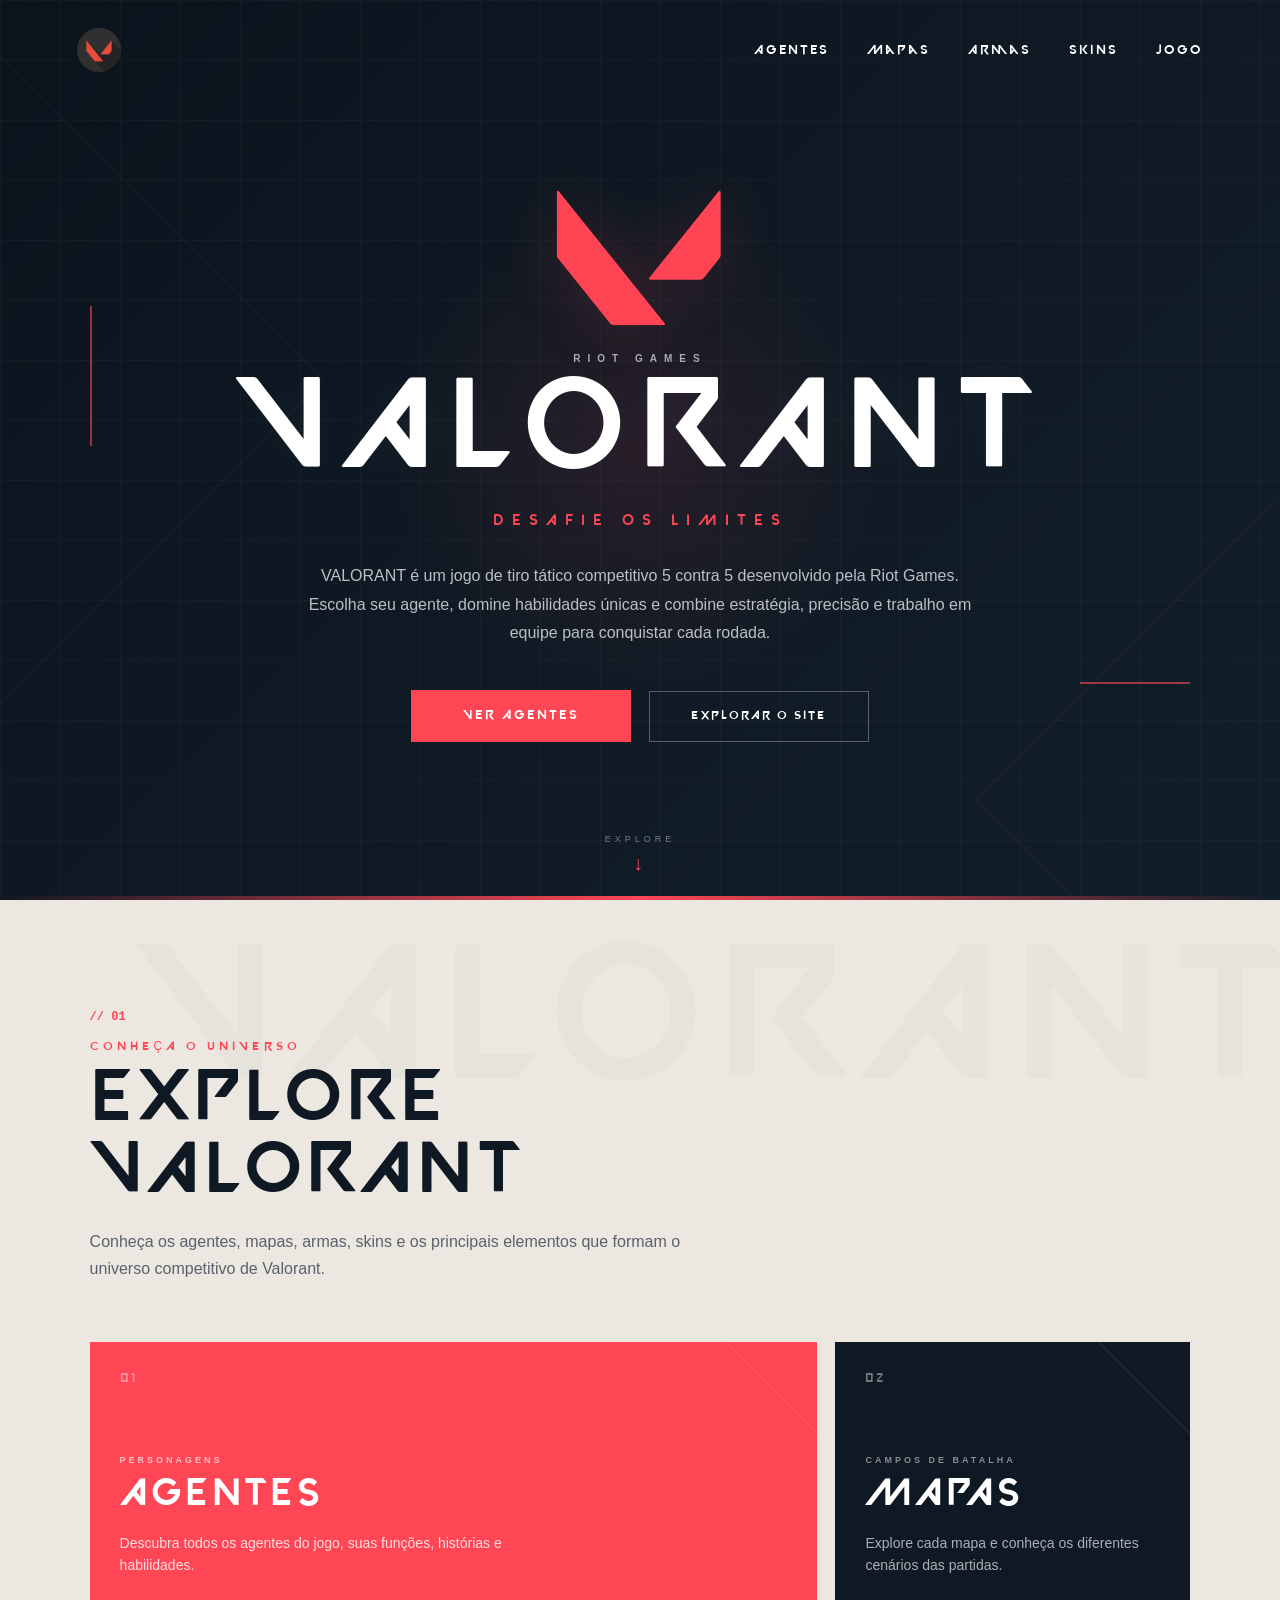
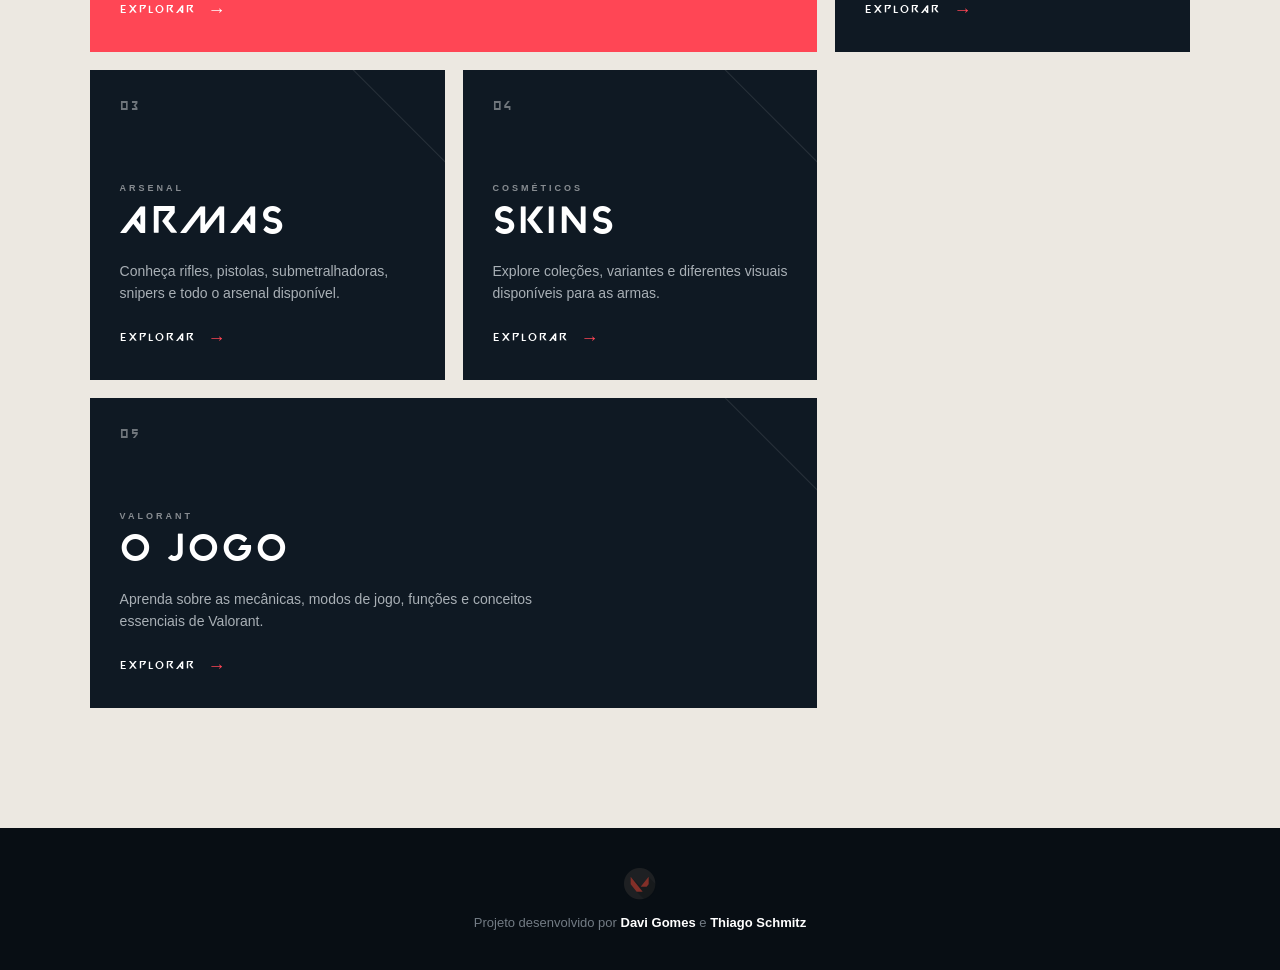
<file: index.html>
<!DOCTYPE html>
<html lang="pt-BR">

<head>
  <meta charset="UTF-8">

  <meta
    name="viewport"
    content="width=device-width, initial-scale=1.0"
  >

  <title>Valorant</title>

  <link
    rel="icon"
    href="img/valorant icon.png"
    type="image/png"
  >

  <link
    rel="stylesheet"
    href="css/global.css"
  >

  <link
    rel="stylesheet"
    href="css/home.css"
  >
</head>

<body>

  <header class="header-home">

    <a
      href="index.html"
      class="logo-header"
      aria-label="Página inicial"
    >
      <img
        src="img/valorant icon.png"
        alt="Logo Valorant"
      >
    </a>

    <nav class="menu-home">

      <a href="pages/agentes.html">
        Agentes
      </a>

      <a href="pages/mapas.html">
        Mapas
      </a>

      <a href="pages/armas.html">
        Armas
      </a>

      <a href="pages/skins.html">
        Skins
      </a>

      <a href="pages/jogo.html">
        Jogo
      </a>

    </nav>

  </header>


  <main>

    <section class="hero">

      <div class="forma forma-1"></div>
      <div class="forma forma-2"></div>
      <div class="linha linha-1"></div>
      <div class="linha linha-2"></div>

      <div class="hero-conteudo">

        <img
          src="img/valorant logo.png"
          alt="Logo Valorant"
          class="logo-valorant"
        >

        <p class="pre-titulo">
          RIOT GAMES
        </p>

        <h1>
          VALORANT
        </h1>

        <p class="slogan">
          DESAFIE OS LIMITES
        </p>

        <p class="descricao">
          VALORANT é um jogo de tiro tático competitivo
          5 contra 5 desenvolvido pela Riot Games.
          Escolha seu agente, domine habilidades únicas
          e combine estratégia, precisão e trabalho em
          equipe para conquistar cada rodada.
        </p>

        <div class="acoes">

          <a
            href="pages/agentes.html"
            class="botao-principal"
          >
            <span>
              VER AGENTES
            </span>
          </a>

          <a
            href="#explorar"
            class="botao-secundario"
          >
            EXPLORAR O SITE
          </a>

        </div>

      </div>

      <a
        href="#explorar"
        class="indicador-scroll"
        aria-label="Descer para explorar"
      >

        <span>
          EXPLORE
        </span>

        <div class="seta-scroll">
          ↓
        </div>

      </a>

    </section>


    <section
      class="explorar"
      id="explorar"
    >

      <div class="cabecalho-secao">

        <span class="secao-indice">
          // 01
        </span>

        <p class="secao-superior">
          CONHEÇA O UNIVERSO
        </p>

        <h2>
          EXPLORE VALORANT
        </h2>

        <p class="secao-descricao">
          Conheça os agentes, mapas, armas, skins
          e os principais elementos que formam
          o universo competitivo de Valorant.
        </p>

      </div>


      <div class="grid-menu">

        <a
          href="pages/agentes.html"
          class="card-menu card-agentes"
        >

          <div class="numero-card">
            01
          </div>

          <div class="card-conteudo">

            <span class="categoria">
              PERSONAGENS
            </span>

            <h3>
              AGENTES
            </h3>

            <p>
              Descubra todos os agentes do jogo,
              suas funções, histórias e habilidades.
            </p>

            <span class="explorar-card">
              EXPLORAR
              <strong>→</strong>
            </span>

          </div>

        </a>


        <a
          href="pages/mapas.html"
          class="card-menu"
        >

          <div class="numero-card">
            02
          </div>

          <div class="card-conteudo">

            <span class="categoria">
              CAMPOS DE BATALHA
            </span>

            <h3>
              MAPAS
            </h3>

            <p>
              Explore cada mapa e conheça os
              diferentes cenários das partidas.
            </p>

            <span class="explorar-card">
              EXPLORAR
              <strong>→</strong>
            </span>

          </div>

        </a>


        <a
          href="pages/armas.html"
          class="card-menu"
        >

          <div class="numero-card">
            03
          </div>

          <div class="card-conteudo">

            <span class="categoria">
              ARSENAL
            </span>

            <h3>
              ARMAS
            </h3>

            <p>
              Conheça rifles, pistolas,
              submetralhadoras, snipers e
              todo o arsenal disponível.
            </p>

            <span class="explorar-card">
              EXPLORAR
              <strong>→</strong>
            </span>

          </div>

        </a>


        <a
          href="pages/skins.html"
          class="card-menu"
        >

          <div class="numero-card">
            04
          </div>

          <div class="card-conteudo">

            <span class="categoria">
              COSMÉTICOS
            </span>

            <h3>
              SKINS
            </h3>

            <p>
              Explore coleções, variantes e
              diferentes visuais disponíveis
              para as armas.
            </p>

            <span class="explorar-card">
              EXPLORAR
              <strong>→</strong>
            </span>

          </div>

        </a>


        <a
          href="pages/jogo.html"
          class="card-menu card-jogo"
        >

          <div class="numero-card">
            05
          </div>

          <div class="card-conteudo">

            <span class="categoria">
              VALORANT
            </span>

            <h3>
              O JOGO
            </h3>

            <p>
              Aprenda sobre as mecânicas,
              modos de jogo, funções e
              conceitos essenciais de Valorant.
            </p>

            <span class="explorar-card">
              EXPLORAR
              <strong>→</strong>
            </span>

          </div>

        </a>

      </div>

    </section>

  </main>


  <footer class="footer">

    <img
      src="img/valorant icon.png"
      alt=""
      class="footer-logo"
    >

    <p>
      Projeto desenvolvido por
      <strong>Davi Gomes</strong>
      e
      <strong>Thiago Schmitz</strong>
    </p>

  </footer>

</body>

</html>
</file>
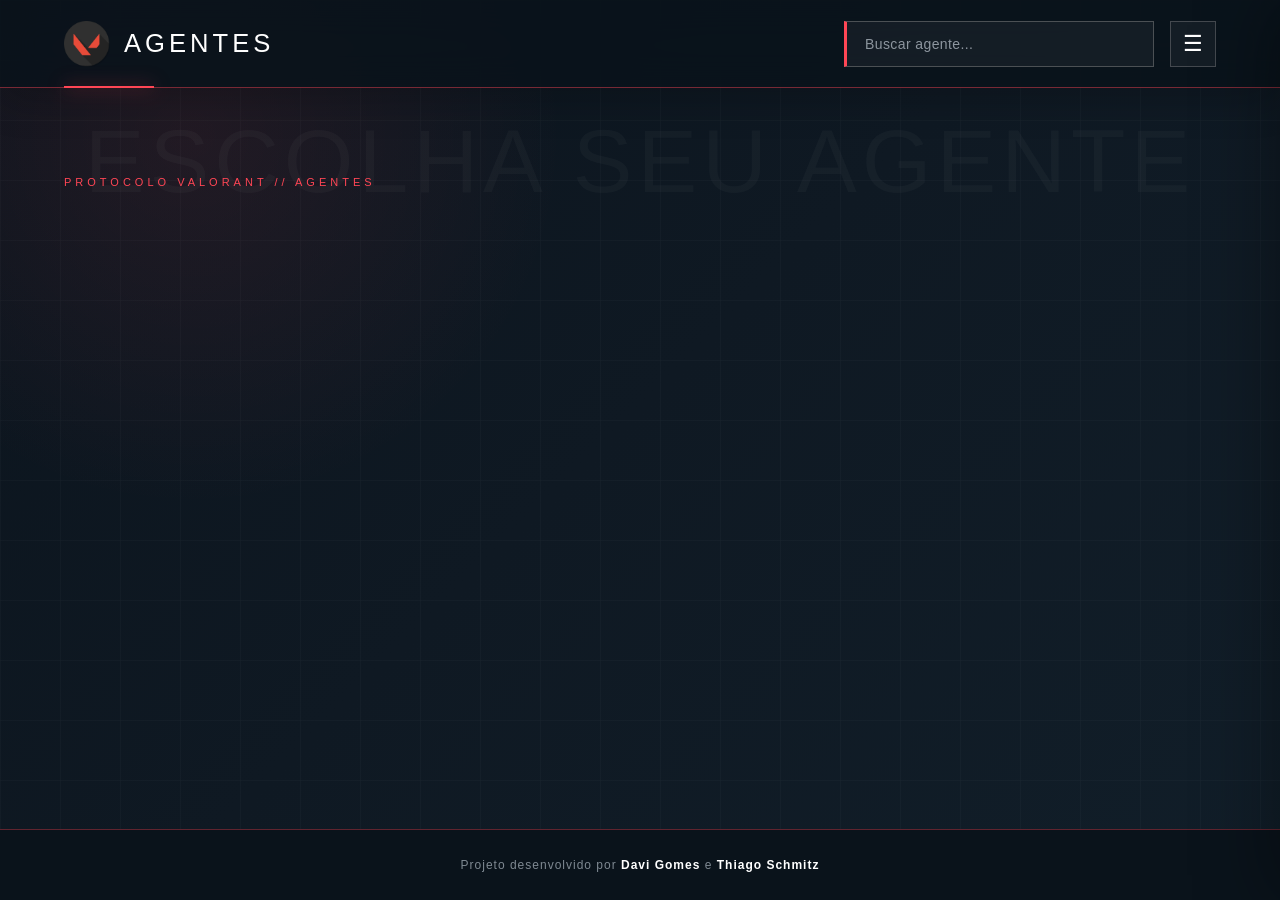
<file: pages/agentes.html>
<!DOCTYPE html>
<html lang="pt-BR">
<head>
  <meta charset="UTF-8">
  <meta name="viewport" content="width=device-width, initial-scale=1.0">
  <title>Agentes - Valorant</title>
  <link rel="stylesheet" href="../css/pages/agentes.css">
  <link href="https://fonts.cdnfonts.com/css/valorant" rel="stylesheet">
  <link rel="icon" href="../img/valorant icon.png" type="image/png">
</head>

<body>

  <header class="header">
    <div class="logo-container">
      <img src="../img/valorant icon.png" alt="Valorant Logo" class="logo">
      <h1 class="titulo"></h1>
    </div>

    <div class="right-controls">
      <input id="searchInput" type="text" placeholder="Buscar agente..." />

      
      <button id="toggleSidebar" class="sidebar-toggle">☰</button>
    </div>
  </header>


  <aside id="sidebar" class="sidebar">

  <button id="minimizeSidebar" class="sidebar-toggle minimize">
    →
  </button>

  <nav class="sidebar-menu">
    <a href="agentes.html">Agentes</a>
    <a href="mapas.html">Mapas</a>
    <a href="armas.html">Armas</a>
    <a href="skins.html">Skins</a>
    <a href="jogo.html">Jogo</a>
  </nav>
</aside>


  <div id="overlay" class="overlay"></div>


  <main>
    <section id="listaAgentes"></section>
  </main>


  <footer>
    <p>Projeto desenvolvido por <strong>Davi Gomes</strong> e <strong>Thiago Schmitz</strong></p>
  </footer>


  <div id="modalAgente" class="modal-agente">
    <div class="modal-agente-conteudo">

      <button id="fecharModalAgente" class="fechar-modal-agente">✖</button>

      <div class="modal-esquerda">
        <div class="quadro-personagem">
          <h1 id="bgNomeAgente" class="bg-text"></h1>
          <img id="modalImagemAgente" class="modal-personagem-img">
          <img id="modalFuncaoIcone" class="modal-funcao-icone">
        </div>
      </div>

      <div class="modal-direita">
        <h2 id="modalNomeAgente"></h2>
        <h3 id="modalFuncaoAgente"></h3>
        <p id="modalDescricaoAgente"></p>

        <h3 style="margin-top: 30px;">Habilidades</h3>
        <div id="modalHabilidades"></div>
      </div>

    </div>
  </div>


  <script type="module" src="../js/agentes.js"></script>
  <script src="../js/sidebar.js"></script> 
</body>
</html>
</file>
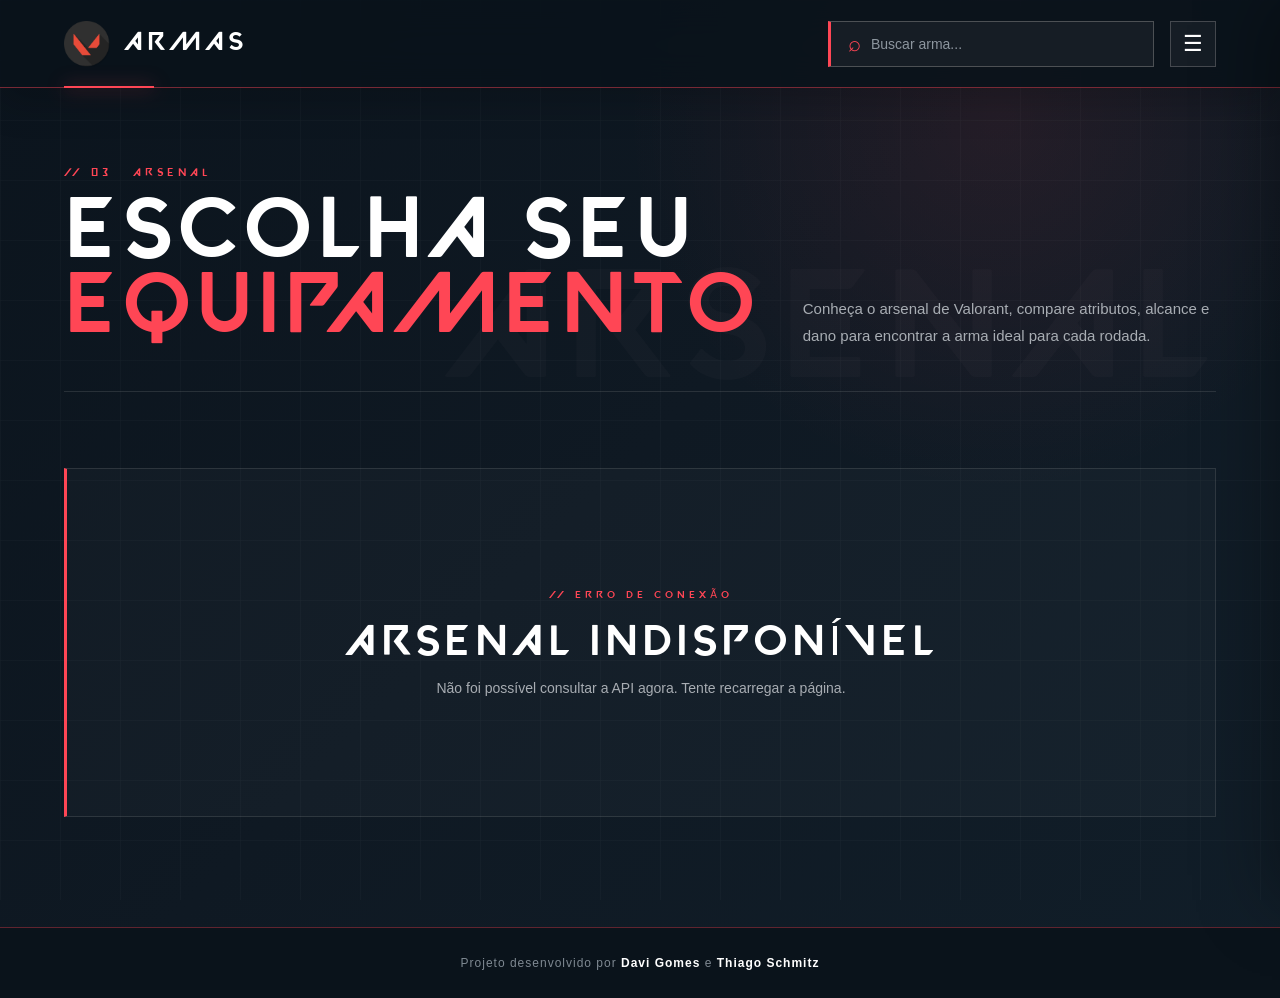
<file: pages/armas.html>
<!DOCTYPE html>
<html lang="pt-BR">
<head>
  <meta charset="UTF-8">
  <meta name="viewport" content="width=device-width, initial-scale=1.0">
  <title>Armas - Valorant</title>
  <link rel="stylesheet" href="../css/global.css">
  <link rel="stylesheet" href="../css/pages/armas.css">
  <link rel="icon" href="../img/valorant icon.png" type="image/png">
</head>

<body>
  <header class="header">
    <a class="logo-container" href="../index.html" aria-label="Voltar para a página inicial">
      <img src="../img/valorant icon.png" alt="Logo Valorant" class="logo">
      <h1 class="titulo">ARMAS</h1>
    </a>

    <div class="right-controls">
      <label class="search-box" for="searchInput">
        <span aria-hidden="true">⌕</span>
        <input id="searchInput" type="search" placeholder="Buscar arma..." autocomplete="off">
      </label>
      <button id="toggleSidebar" class="sidebar-toggle" type="button" aria-label="Abrir menu">☰</button>
    </div>
  </header>

  <aside id="sidebar" class="sidebar" aria-label="Menu principal">
    <button id="minimizeSidebar" class="sidebar-toggle minimize" type="button" aria-label="Fechar menu">→</button>
    <nav class="sidebar-menu">
      <a href="agentes.html">Agentes</a>
      <a href="mapas.html">Mapas</a>
      <a href="armas.html" class="ativo" aria-current="page">Armas</a>
      <a href="skins.html">Skins</a>
      <a href="jogo.html">Jogo</a>
    </nav>
  </aside>

  <div id="overlay" class="overlay"></div>

  <main>
    <section class="cabecalho-pagina">
      <div>
        <span class="indice">// 03 &nbsp; ARSENAL</span>
        <h2>ESCOLHA SEU<br><strong>EQUIPAMENTO</strong></h2>
      </div>
      <p>Conheça o arsenal de Valorant, compare atributos, alcance e dano para encontrar a arma ideal para cada rodada.</p>
    </section>

    <section class="barra-filtros" aria-label="Filtros de armas">
      <div id="filtrosCategorias" class="filtros-categorias"></div>
      <p id="contadorArmas" class="contador-armas"></p>
    </section>

    <section id="listaArmas" class="lista-armas" aria-live="polite">
      <div class="estado-pagina carregando">
        <span>// CARREGANDO</span>
        <h2>PREPARANDO O ARSENAL</h2>
        <div class="linha-carregamento"></div>
      </div>
    </section>
  </main>

  <footer>
    <p>Projeto desenvolvido por <strong>Davi Gomes</strong> e <strong>Thiago Schmitz</strong></p>
  </footer>

  <div id="modalArma" class="modal-arma" role="dialog" aria-modal="true" aria-labelledby="modalNomeArma">
    <div class="modal-arma-conteudo">
      <button id="fecharModalArma" class="fechar-modal" type="button" aria-label="Fechar detalhes da arma">✕</button>

      <section class="modal-apresentacao">
        <span id="modalCategoriaArma" class="modal-categoria"></span>
        <h2 id="modalNomeArma"></h2>
        <div class="modal-imagem-container">
          <span id="modalNumeroArma" class="modal-numero"></span>
          <img id="modalImagemArma" alt="">
        </div>
        <div class="modal-preco">
          <span>PREÇO</span>
          <strong id="modalPrecoArma"></strong>
        </div>
      </section>

      <section class="modal-detalhes">
        <div id="estatisticasArma" class="estatisticas"></div>

        <div id="secaoDano" class="secao-dano">
          <div class="titulo-secao">
            <span>// DANO POR DISTÂNCIA</span>
            <p>Valores por disparo</p>
          </div>
          <div class="tabela-container">
            <table>
              <thead>
                <tr>
                  <th>ALCANCE</th>
                  <th>CABEÇA</th>
                  <th>CORPO</th>
                  <th>PERNAS</th>
                </tr>
              </thead>
              <tbody id="tabelaDano"></tbody>
            </table>
          </div>
        </div>

        <div id="previaSkins" class="previa-skins">
          <div class="titulo-secao">
            <span>// SKINS DISPONÍVEIS</span>
            <p id="quantidadeSkins"></p>
          </div>
          <div id="listaPreviaSkins" class="lista-previa-skins"></div>
        </div>
      </section>
    </div>
  </div>

  <script type="module" src="../js/armas.js"></script>
  <script src="../js/sidebar.js"></script>
</body>
</html>
</file>
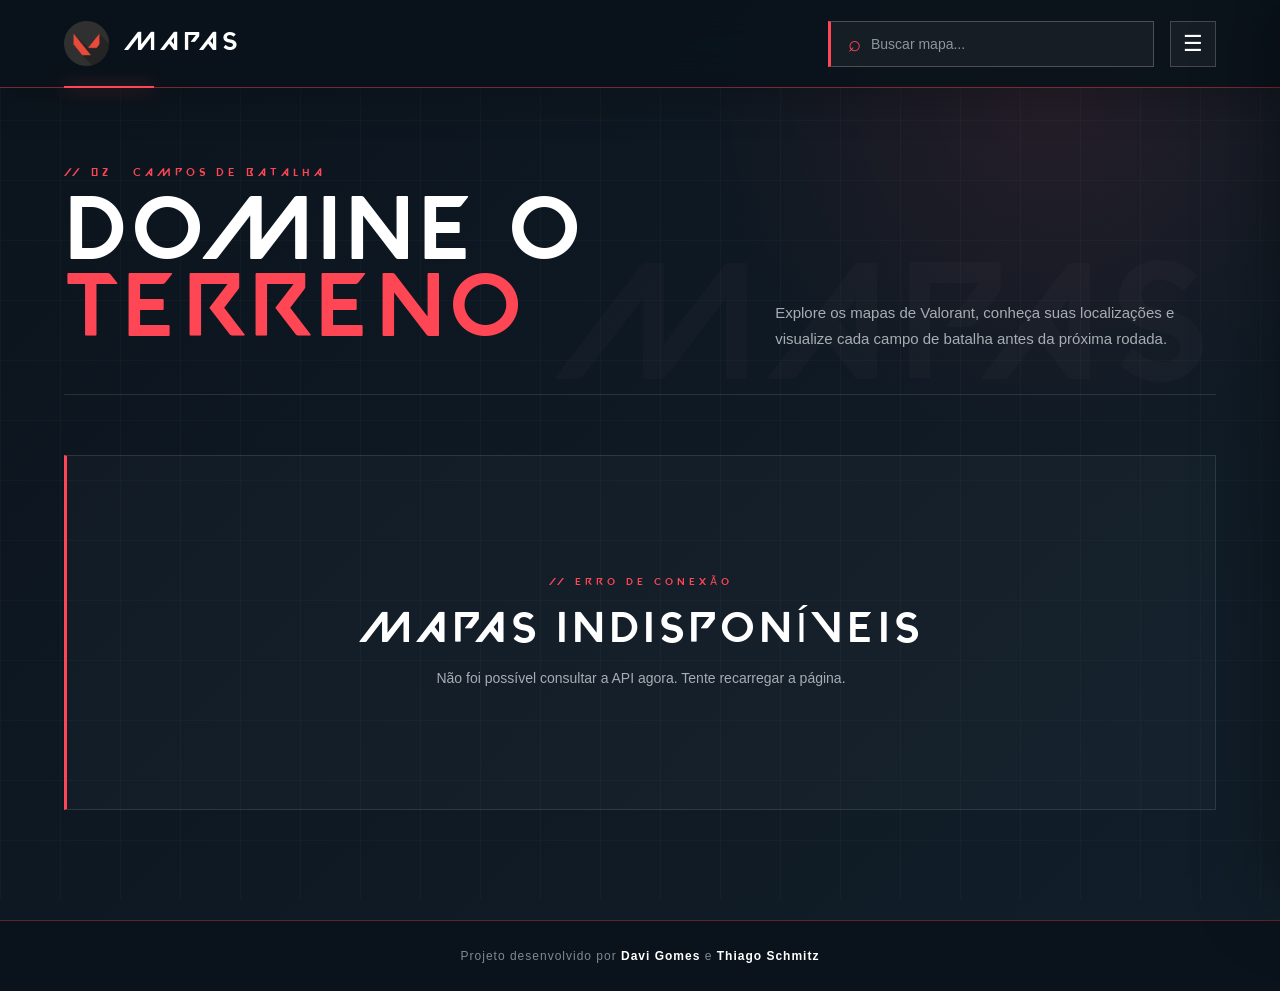
<file: pages/mapas.html>
<!DOCTYPE html>
<html lang="pt-BR">
<head>
  <meta charset="UTF-8">
  <meta name="viewport" content="width=device-width, initial-scale=1.0">
  <title>Mapas - Valorant</title>
  <link rel="stylesheet" href="../css/global.css">
  <link rel="stylesheet" href="../css/pages/mapas.css">
  <link rel="icon" href="../img/valorant icon.png" type="image/png">
</head>

<body>
  <header class="header">
    <a class="logo-container" href="../index.html" aria-label="Voltar para a página inicial">
      <img src="../img/valorant icon.png" alt="Logo Valorant" class="logo">
      <h1 class="titulo">MAPAS</h1>
    </a>

    <div class="right-controls">
      <label class="search-box" for="searchInput">
        <span aria-hidden="true">⌕</span>
        <input id="searchInput" type="search" placeholder="Buscar mapa..." autocomplete="off">
      </label>
      <button id="toggleSidebar" class="sidebar-toggle" type="button" aria-label="Abrir menu" aria-expanded="false">☰</button>
    </div>
  </header>

  <aside id="sidebar" class="sidebar" aria-label="Menu principal" aria-hidden="true">
    <button id="minimizeSidebar" class="sidebar-toggle minimize" type="button" aria-label="Fechar menu">→</button>
    <nav class="sidebar-menu">
      <a href="agentes.html">Agentes</a>
      <a href="mapas.html" class="ativo" aria-current="page">Mapas</a>
      <a href="armas.html">Armas</a>
      <a href="skins.html">Skins</a>
      <a href="jogo.html">Jogo</a>
    </nav>
  </aside>

  <div id="overlay" class="overlay"></div>

  <main>
    <section class="cabecalho-pagina">
      <div>
        <span class="indice">// 02 &nbsp; CAMPOS DE BATALHA</span>
        <h2>DOMINE O<br><strong>TERRENO</strong></h2>
      </div>
      <p>Explore os mapas de Valorant, conheça suas localizações e visualize cada campo de batalha antes da próxima rodada.</p>
    </section>

    <section id="listaMapas" class="lista-mapas" aria-live="polite">
      <div class="estado-pagina carregando">
        <span>// CARREGANDO</span>
        <h2>PREPARANDO OS MAPAS</h2>
        <div class="linha-carregamento"></div>
      </div>
    </section>
  </main>

  <footer>
    <p>Projeto desenvolvido por <strong>Davi Gomes</strong> e <strong>Thiago Schmitz</strong></p>
  </footer>

  <div id="modalMapa" class="modal-mapa" role="dialog" aria-modal="true" aria-labelledby="modalNomeMapa">
    <div class="modal-mapa-conteudo">
      <button id="fecharModalMapa" class="fechar-modal" type="button" aria-label="Fechar detalhes do mapa">✕</button>

      <div class="modal-visual">
        <img id="modalSplashMapa" class="modal-splash" alt="">
        <div class="modal-visual-sombra"></div>
        <span id="modalIndiceMapa" class="modal-indice"></span>
        <div class="modal-titulo">
          <span id="modalTipoMapa"></span>
          <h2 id="modalNomeMapa"></h2>
          <p id="modalCoordenadasMapa"></p>
        </div>
      </div>

      <div class="modal-informacoes">
        <div class="modal-resumo">
          <span>// VISÃO TÁTICA</span>
          <p id="modalDescricaoMapa"></p>
        </div>

        <div class="mapa-tatico">
          <div class="moldura-minimapa">
            <img id="modalIconeMapa" alt="Visão superior do mapa">
          </div>
          <dl class="dados-mapa">
            <div>
              <dt>LOCALIZAÇÃO</dt>
              <dd id="modalLocalizacaoMapa"></dd>
            </div>
            <div>
              <dt>REGIÕES MAPEADAS</dt>
              <dd id="modalRegioesMapa"></dd>
            </div>
          </dl>
        </div>
      </div>
    </div>
  </div>

  <script type="module" src="../js/mapas.js"></script>
  <script src="../js/sidebar.js"></script>
</body>
</html>
</file>
<file: css/global.css>
@font-face {
  font-family: "Valorant";
  src:
    url("../fontes/VALORANT-Regular.woff2") format("woff2"),
    url("../fontes/VALORANT-Regular.woff") format("woff");
  font-weight: normal;
  font-style: normal;
}

:root {
  --valorant-red: #ff4655;
  --valorant-red-dark: #d93a47;

  --valorant-dark: #0f1923;
  --valorant-dark-2: #111c26;
  --valorant-dark-3: #1b2733;

  --valorant-light: #ece8e1;

  --white: #ffffff;
  --gray: #a8adb3;
  --gray-dark: #59616b;
}

* {
  margin: 0;
  padding: 0;
  box-sizing: border-box;
}

html {
  scroll-behavior: smooth;
}

body {
  margin: 0;
  min-height: 100vh;

  background: var(--valorant-dark);

  color: var(--white);

  font-family:
    Arial,
    Helvetica,
    sans-serif;
}

a {
  color: inherit;
}

button,
input {
  font: inherit;
}

img {
  display: block;
  max-width: 100%;
}

::selection {
  background: var(--valorant-red);
  color: white;
}

::-webkit-scrollbar {
  width: 8px;
}

::-webkit-scrollbar-track {
  background: var(--valorant-dark);
}

::-webkit-scrollbar-thumb {
  background: var(--valorant-red);
}

::-webkit-scrollbar-thumb:hover {
  background: var(--valorant-red-dark);
}
</file>
<file: css/home.css>
/* HEADER */

.header-home {
  position: absolute;

  top: 0;
  left: 0;

  width: 100%;

  display: flex;

  align-items: center;
  justify-content: space-between;

  padding: 28px 6%;

  z-index: 20;
}

.logo-header {
  display: flex;

  align-items: center;

  text-decoration: none;
}

.logo-header img {
  width: 45px;

  transition:
    transform 0.25s ease,
    filter 0.25s ease;
}

.logo-header:hover img {
  transform: scale(1.08);

  filter:
    drop-shadow(
      0 0 8px
      rgba(255, 70, 85, 0.7)
    );
}


/* MENU */

.menu-home {
  display: flex;

  align-items: center;

  gap: 38px;
}

.menu-home a {
  position: relative;

  padding: 6px 0;

  color: var(--white);

  text-decoration: none;

  font-family: "Valorant", Arial, sans-serif;

  font-size: 13px;

  letter-spacing: 2px;

  transition:
    color 0.25s ease;
}

.menu-home a::after {
  content: "";

  position: absolute;

  left: 0;
  bottom: -4px;

  width: 0;
  height: 2px;

  background:
    var(--valorant-red);

  transition:
    width 0.3s ease;
}

.menu-home a:hover {
  color:
    var(--valorant-red);
}

.menu-home a:hover::after {
  width: 100%;
}


/* HERO */

.hero {
  position: relative;

  width: 100%;

  min-height: 100vh;

  display: flex;

  align-items: center;
  justify-content: center;

  padding:
    130px 25px
    100px;

  overflow: hidden;

  text-align: center;

  background:
    radial-gradient(
      circle at center,
      rgba(255, 70, 85, 0.1),
      transparent 32%
    ),
    linear-gradient(
      135deg,
      #0b141d 0%,
      var(--valorant-dark) 48%,
      #111e29 100%
    );
}


/* GRADE DO FUNDO */

.hero::before {
  content: "";

  position: absolute;

  inset: 0;

  opacity: 0.04;

  background-image:
    linear-gradient(
      rgba(255, 255, 255, 0.7) 1px,
      transparent 1px
    ),
    linear-gradient(
      90deg,
      rgba(255, 255, 255, 0.7) 1px,
      transparent 1px
    );

  background-size:
    60px 60px;

  pointer-events: none;
}


/* DETALHE INFERIOR */

.hero::after {
  content: "";

  position: absolute;

  left: 0;
  bottom: 0;

  width: 100%;
  height: 4px;

  background:
    linear-gradient(
      90deg,
      transparent,
      var(--valorant-red),
      transparent
    );
}


/* FORMAS DECORATIVAS */

.forma {
  position: absolute;

  width: 500px;
  height: 500px;

  border:
    1px solid
    rgba(255, 255, 255, 0.045);

  transform:
    rotate(45deg);

  pointer-events: none;
}

.forma-1 {
  left: -280px;
  top: 130px;
}

.forma-2 {
  right: -300px;
  bottom: -150px;

  border-color:
    rgba(255, 70, 85, 0.1);
}

.linha {
  position: absolute;

  background:
    var(--valorant-red);

  opacity: 0.6;
}

.linha-1 {
  width: 2px;
  height: 140px;

  left: 7%;
  top: 34%;
}

.linha-2 {
  width: 110px;
  height: 2px;

  right: 7%;
  bottom: 24%;
}


/* CONTEÚDO HERO */

.hero-conteudo {
  position: relative;

  z-index: 5;

  width: 100%;

  max-width: 850px;
}

.logo-valorant {
  width:
    clamp(
      130px,
      14vw,
      200px
    );

  margin:
    0 auto
    24px;

  filter:
    drop-shadow(
      0 0 30px
      rgba(255, 70, 85, 0.18)
    );

  animation:
    entradaLogo
    0.9s ease forwards;
}

@keyframes entradaLogo {

  from {
    opacity: 0;

    transform:
      translateY(-30px);
  }

  to {
    opacity: 1;

    transform:
      translateY(0);
  }

}

.pre-titulo {
  color:
    var(--gray);

  font-size: 10px;

  font-weight: bold;

  letter-spacing: 7px;

  margin-bottom: 14px;
}

.hero h1 {
  margin: 0;

  font-family:
    "Valorant",
    Arial,
    sans-serif;

  font-size:
    clamp(
      58px,
      10vw,
      130px
    );

  font-weight: normal;

  line-height: 0.9;

  letter-spacing:
    clamp(
      5px,
      1vw,
      12px
    );

  color:
    var(--white);

  text-shadow:
    0 0 40px
    rgba(255, 255, 255, 0.04);
}

.slogan {
  margin-top: 20px;

  color:
    var(--valorant-red);

  font-family:
    "Valorant",
    Arial,
    sans-serif;

  font-size:
    clamp(
      11px,
      1.5vw,
      15px
    );

  letter-spacing: 8px;
}

.descricao {
  max-width: 680px;

  margin:
    32px auto
    0;

  color:
    #bac0c5;

  font-size: 16px;

  line-height: 1.8;
}


/* BOTÕES */

.acoes {
  display: flex;

  align-items: center;
  justify-content: center;

  flex-wrap: wrap;

  gap: 18px;

  margin-top: 42px;
}


/* VERMELHO */

.botao-principal {
  position: relative;

  min-width: 220px;

  display: inline-flex;

  align-items: center;
  justify-content: center;

  padding:
    18px 30px;

  background:
    var(--valorant-red);

  border:
    1px solid
    var(--valorant-red);

  color:
    var(--white);

  text-decoration: none;

  font-family:
    "Valorant",
    Arial,
    sans-serif;

  font-size: 13px;

  letter-spacing: 2px;

  overflow: hidden;

  transition:
    color 0.3s ease,
    border-color 0.3s ease;
}

.botao-principal::before {
  content: "";

  position: absolute;

  inset: 0;

  background:
    var(--white);

  transform:
    translateX(-102%);

  transition:
    transform 0.35s ease;
}

.botao-principal span {
  position: relative;

  z-index: 2;
}

.botao-principal:hover {
  color:
    var(--valorant-dark);

  border-color:
    var(--white);
}

.botao-principal:hover::before {
  transform:
    translateX(0);
}


/* TRANSPARENTE */

.botao-secundario {
  min-width: 220px;

  display: inline-flex;

  align-items: center;
  justify-content: center;

  padding:
    18px 30px;

  border:
    1px solid
    rgba(255, 255, 255, 0.3);

  color:
    var(--white);

  text-decoration: none;

  font-family:
    "Valorant",
    Arial,
    sans-serif;

  font-size: 12px;

  letter-spacing: 2px;

  transition:
    background 0.25s ease,
    border-color 0.25s ease,
    color 0.25s ease;
}

.botao-secundario:hover {
  background:
    rgba(255, 255, 255, 0.06);

  border-color:
    var(--valorant-red);

  color:
    var(--valorant-red);
}


/* INDICADOR */

.indicador-scroll {
  position: absolute;

  left: 50%;
  bottom: 25px;

  transform:
    translateX(-50%);

  display: flex;

  flex-direction: column;

  align-items: center;

  gap: 8px;

  color:
    #737c85;

  text-decoration: none;

  font-size: 9px;

  letter-spacing: 4px;

  z-index: 5;
}

.seta-scroll {
  color:
    var(--valorant-red);

  font-size: 20px;

  animation:
    movimentoSeta
    1.5s ease-in-out
    infinite;
}

@keyframes movimentoSeta {

  0%,
  100% {
    transform:
      translateY(0);
  }

  50% {
    transform:
      translateY(6px);
  }

}


/* EXPLORAR */

.explorar {
  position: relative;

  padding:
    110px 7%
    120px;

  background:
    var(--valorant-light);

  color:
    var(--valorant-dark);

  overflow: hidden;
}

.explorar::before {
  content: "VALORANT";

  position: absolute;

  right: -20px;
  top: 25px;

  font-family:
    "Valorant",
    Arial,
    sans-serif;

  font-size:
    clamp(
      70px,
      15vw,
      210px
    );

  color:
    rgba(15, 25, 35, 0.025);

  letter-spacing: 12px;

  pointer-events: none;
}


/* CABEÇALHO DA SEÇÃO */

.cabecalho-secao {
  position: relative;

  z-index: 2;

  max-width: 720px;

  margin-bottom: 60px;
}

.secao-indice {
  display: block;

  color:
    var(--valorant-red);

  font-family:
    monospace;

  font-size: 12px;

  font-weight: bold;

  margin-bottom: 15px;
}

.secao-superior {
  color:
    var(--valorant-red);

  font-family:
    "Valorant",
    Arial,
    sans-serif;

  font-size: 12px;

  letter-spacing: 4px;
}

.cabecalho-secao h2 {
  margin:
    12px 0
    18px;

  font-family:
    "Valorant",
    Arial,
    sans-serif;

  font-size:
    clamp(
      40px,
      6vw,
      72px
    );

  font-weight: normal;

  line-height: 1;

  letter-spacing: 4px;
}

.secao-descricao {
  max-width: 600px;

  color:
    var(--gray-dark);

  line-height: 1.7;

  font-size: 16px;
}


/* GRID */

.grid-menu {
  position: relative;

  z-index: 3;

  display: grid;

  grid-template-columns:
    repeat(
      3,
      minmax(0, 1fr)
    );

  gap: 18px;
}


/* CARDS */

.card-menu {
  position: relative;

  min-height: 310px;

  padding: 30px;

  display: flex;

  flex-direction: column;

  justify-content:
    space-between;

  background:
    var(--valorant-dark);

  color:
    var(--white);

  text-decoration: none;

  overflow: hidden;

  transition:
    transform 0.3s ease,
    background 0.3s ease,
    box-shadow 0.3s ease;
}

.card-menu::before {
  content: "";

  position: absolute;

  left: 0;
  bottom: 0;

  width: 100%;
  height: 4px;

  background:
    var(--valorant-red);

  transform:
    scaleX(0);

  transform-origin:
    left;

  transition:
    transform 0.35s ease;
}

.card-menu::after {
  content: "";

  position: absolute;

  width: 140px;
  height: 140px;

  right: -75px;
  top: -75px;

  border:
    1px solid
    rgba(255, 255, 255, 0.1);

  transform:
    rotate(45deg);

  transition:
    transform 0.35s ease,
    border-color 0.35s ease;
}

.card-menu:hover {
  transform:
    translateY(-8px);

  background:
    #162532;

  box-shadow:
    0 20px 30px
    rgba(15, 25, 35, 0.18);
}

.card-menu:hover::before {
  transform:
    scaleX(1);
}

.card-menu:hover::after {
  transform:
    rotate(45deg)
    scale(1.15);

  border-color:
    rgba(255, 70, 85, 0.7);
}


/* CARD PRINCIPAL */

.card-agentes {
  grid-column:
    span 2;

  background:
    var(--valorant-red);
}

.card-agentes::before {
  background:
    var(--white);
}

.card-agentes:hover {
  background:
    var(--valorant-red-dark);
}

.card-agentes:hover::after {
  border-color:
    rgba(255, 255, 255, 0.5);
}


/* ÚLTIMO */

.card-jogo {
  grid-column:
    span 2;
}


/* CARD INTERNO */

.numero-card {
  position: relative;

  z-index: 2;

  font-family:
    "Valorant",
    Arial,
    sans-serif;

  font-size: 13px;

  letter-spacing: 2px;

  opacity: 0.4;
}

.card-conteudo {
  position: relative;

  z-index: 2;
}

.categoria {
  display: block;

  margin-bottom: 9px;

  color:
    rgba(255, 255, 255, 0.5);

  font-size: 9px;

  font-weight: bold;

  letter-spacing: 3px;
}

.card-menu h3 {
  margin-bottom: 15px;

  font-family:
    "Valorant",
    Arial,
    sans-serif;

  font-size:
    clamp(
      28px,
      3vw,
      40px
    );

  font-weight: normal;

  letter-spacing: 3px;
}

.card-menu p {
  max-width: 420px;

  margin-bottom: 24px;

  color:
    #a9b0b6;

  font-size: 14px;

  line-height: 1.6;
}

.card-agentes p {
  color:
    rgba(255, 255, 255, 0.82);
}

.card-agentes .categoria {
  color:
    rgba(255, 255, 255, 0.65);
}

.explorar-card {
  display: flex;

  align-items: center;

  gap: 12px;

  font-family:
    "Valorant",
    Arial,
    sans-serif;

  font-size: 11px;

  letter-spacing: 2px;
}

.explorar-card strong {
  color:
    var(--valorant-red);

  font-size: 18px;

  transition:
    transform 0.25s ease;
}

.card-agentes .explorar-card strong {
  color:
    var(--white);
}

.card-menu:hover
.explorar-card strong {
  transform:
    translateX(6px);
}


/* FOOTER */

.footer {
  display: flex;

  align-items: center;
  justify-content: center;

  flex-direction: column;

  gap: 15px;

  padding:
    40px 20px;

  background:
    #080e14;

  color:
    #737c85;

  text-align: center;

  font-size: 13px;
}

.footer-logo {
  width: 32px;

  opacity: 0.55;
}

.footer strong {
  color:
    var(--white);
}


/* TABLET */

@media (max-width: 950px) {

  .header-home {
    flex-direction: column;

    gap: 22px;
  }

  .menu-home {
    gap: 25px;
  }

  .grid-menu {
    grid-template-columns:
      repeat(
        2,
        minmax(0, 1fr)
      );
  }

  .card-agentes,
  .card-jogo {
    grid-column:
      span 2;
  }

}


/* CELULAR */

@media (max-width: 620px) {

  .header-home {
    padding:
      20px 15px;
  }

  .logo-header {
    display: none;
  }

  .menu-home {
    width: 100%;

    justify-content: center;

    flex-wrap: wrap;

    gap:
      14px 20px;
  }

  .menu-home a {
    font-size: 10px;

    letter-spacing: 1px;
  }

  .hero {
    min-height: 100svh;

    padding:
      160px 20px
      90px;
  }

  .hero h1 {
    letter-spacing: 4px;
  }

  .slogan {
    letter-spacing: 4px;
  }

  .descricao {
    font-size: 14px;

    line-height: 1.7;
  }

  .acoes {
    flex-direction: column;
  }

  .botao-principal,
  .botao-secundario {
    width: 100%;

    max-width: 280px;
  }

  .linha,
  .forma {
    opacity: 0.5;
  }

  .explorar {
    padding:
      80px 20px;
  }

  .grid-menu {
    grid-template-columns:
      1fr;
  }

  .card-agentes,
  .card-jogo {
    grid-column:
      span 1;
  }

  .card-menu {
    min-height: 260px;

    padding: 25px;
  }

}
</file>
<file: css/pages/agentes.css>
/* AGENTES */

:root {
  --red: #ff4655;
  --red-dark: #d93a47;
  --navy: #0f1923;
  --navy-2: #111e29;
  --navy-3: #172733;
  --cream: #ece8e1;
  --white: #ffffff;
  --gray: #a8adb3;
  --line: rgba(236, 232, 225, 0.12);
  --font-display: "Valorant", Arial, sans-serif;
}

* {
  box-sizing: border-box;
  margin: 0;
  padding: 0;
}

html {
  scroll-behavior: smooth;
}

body {
  min-height: 100vh;
  display: flex;
  flex-direction: column;
  overflow-x: hidden;
  color: var(--white);
  background:
    radial-gradient(circle at 15% 15%, rgba(255, 70, 85, 0.09), transparent 28%),
    linear-gradient(135deg, #0b141d 0%, var(--navy) 48%, #111e29 100%);
  font-family: Arial, Helvetica, sans-serif;
}

body::before {
  content: "";
  position: fixed;
  inset: 0;
  z-index: -1;
  opacity: 0.035;
  pointer-events: none;
  background-image:
    linear-gradient(rgba(255, 255, 255, 0.7) 1px, transparent 1px),
    linear-gradient(90deg, rgba(255, 255, 255, 0.7) 1px, transparent 1px);
  background-size: 60px 60px;
}

button,
input {
  font: inherit;
}

img {
  display: block;
  max-width: 100%;
}

::selection {
  color: var(--white);
  background: var(--red);
}

/* CABEÇALHO */

.header {
  position: sticky;
  top: 0;
  z-index: 100;
  min-height: 88px;
  display: flex;
  align-items: center;
  justify-content: space-between;
  padding: 18px clamp(22px, 5vw, 72px);
  border-bottom: 1px solid rgba(255, 70, 85, 0.45);
  background: rgba(10, 19, 27, 0.88);
  backdrop-filter: blur(18px);
  box-shadow: 0 12px 40px rgba(0, 0, 0, 0.2);
}

.header::after {
  content: "";
  position: absolute;
  left: clamp(22px, 5vw, 72px);
  bottom: -1px;
  width: 90px;
  height: 2px;
  background: var(--red);
  box-shadow: 0 0 18px rgba(255, 70, 85, 0.7);
}

.logo-container {
  display: flex;
  align-items: center;
  gap: 14px;
}

.logo {
  width: 46px;
  height: 46px;
  object-fit: contain;
  transition: transform 0.3s ease, filter 0.3s ease;
}

.logo-container:hover .logo {
  transform: scale(1.07) rotate(-2deg);
  filter: drop-shadow(0 0 10px rgba(255, 70, 85, 0.55));
}

.titulo::before {
  content: "AGENTES";
}

.titulo {
  color: var(--white);
  font-family: var(--font-display);
  font-size: clamp(18px, 2vw, 26px);
  font-weight: normal;
  letter-spacing: 4px;
}

.right-controls {
  display: flex;
  align-items: center;
  gap: 16px;
}

#searchInput {
  width: min(310px, 42vw);
  height: 46px;
  padding: 0 18px;
  outline: none;
  border: 1px solid rgba(236, 232, 225, 0.25);
  border-left: 3px solid var(--red);
  border-radius: 0;
  color: var(--white);
  background: rgba(255, 255, 255, 0.045);
  font-size: 14px;
  letter-spacing: 0.4px;
  transition: width 0.3s ease, border-color 0.3s ease, background 0.3s ease, box-shadow 0.3s ease;
}

#searchInput::placeholder {
  color: #8d969f;
}

#searchInput:focus {
  width: min(350px, 46vw);
  border-color: rgba(255, 70, 85, 0.8);
  background: rgba(255, 255, 255, 0.075);
  box-shadow: 0 0 0 3px rgba(255, 70, 85, 0.08), 0 12px 30px rgba(0, 0, 0, 0.2);
}

/* CONTEÚDO E GRID */

main {
  position: relative;
  flex: 1;
  width: min(1440px, 100%);
  margin: 0 auto;
  padding: 88px clamp(22px, 5vw, 72px) 110px;
}

main::before {
  content: "PROTOCOLO VALORANT  //  AGENTES";
  display: block;
  margin-bottom: 38px;
  color: var(--red);
  font-family: var(--font-display);
  font-size: 11px;
  letter-spacing: 4px;
}

main::after {
  content: "ESCOLHA SEU AGENTE";
  position: absolute;
  top: 22px;
  left: 50%;
  width: 100%;
  z-index: -1;
  color: rgba(236, 232, 225, 0.035);
  font-family: var(--font-display);
  font-size: clamp(36px, 7vw, 100px);
  letter-spacing: 5px;
  text-align: center;
  white-space: nowrap;
  transform: translateX(-50%);
}

#listaAgentes {
  display: grid;
  grid-template-columns: repeat(4, minmax(0, 1fr));
  gap: clamp(18px, 2.2vw, 32px);
  width: 100%;
}

.nenhum-agente {
  grid-column: 1 / -1;
  width: 100%;
  padding: clamp(55px, 9vw, 110px) 24px;
  border: 1px solid var(--line);
  border-left: 3px solid var(--red);
  background: rgba(255, 255, 255, 0.025);
  text-align: center;
}

.nenhum-agente span {
  display: block;
  margin-bottom: 14px;
  color: var(--red);
  font-family: var(--font-display);
  font-size: 10px;
  letter-spacing: 4px;
}

.nenhum-agente h2 {
  margin-bottom: 12px;
  color: var(--white);
  font-family: var(--font-display);
  font-size: clamp(23px, 4vw, 42px);
  font-weight: normal;
  letter-spacing: 4px;
}

.nenhum-agente p {
  color: var(--gray);
  font-size: 14px;
  line-height: 1.6;
}

.card-agente {
  position: relative;
  min-width: 0;
  padding: 0;
  overflow: hidden;
  cursor: pointer;
  isolation: isolate;
  border: 1px solid var(--line);
  border-radius: 0;
  background: linear-gradient(155deg, rgba(30, 45, 56, 0.96), rgba(16, 27, 36, 0.98));
  text-align: left;
  box-shadow: 0 18px 45px rgba(0, 0, 0, 0.2);
  clip-path: polygon(0 0, calc(100% - 20px) 0, 100% 20px, 100% 100%, 0 100%);
  transition: transform 0.35s ease, border-color 0.35s ease, box-shadow 0.35s ease;
}

.card-agente::before {
  content: "";
  position: absolute;
  inset: 0;
  z-index: -1;
  opacity: 0;
  background: linear-gradient(145deg, rgba(255, 70, 85, 0.22), transparent 55%);
  transition: opacity 0.35s ease;
}

.card-agente::after {
  content: "+";
  position: absolute;
  top: 14px;
  right: 15px;
  z-index: 4;
  color: rgba(255, 255, 255, 0.55);
  font-family: var(--font-display);
  font-size: 18px;
  transition: color 0.3s ease, transform 0.3s ease;
}

.card-agente > img {
  width: 100%;
  aspect-ratio: 1 / 1;
  object-fit: cover;
  border-radius: 0;
  filter: grayscale(100%) contrast(1.06);
  transform: scale(1.01);
  transition: filter 0.45s ease, transform 0.55s cubic-bezier(0.2, 0.8, 0.2, 1);
}

.card-agente .info {
  position: relative;
  min-height: 92px;
  padding: 19px 20px 18px 24px;
  border-top: 1px solid rgba(255, 255, 255, 0.09);
  background: rgba(10, 18, 25, 0.82);
}

.card-agente .info::before {
  content: "";
  position: absolute;
  top: 19px;
  bottom: 19px;
  left: 0;
  width: 3px;
  background: var(--red);
  transform: scaleY(0.55);
  transition: transform 0.3s ease;
}

.nome {
  margin: 0 0 7px;
  color: var(--white);
  font-family: var(--font-display);
  font-size: clamp(16px, 1.5vw, 21px);
  font-weight: normal;
  letter-spacing: 2px;
}

.funcao {
  margin: 0;
  color: var(--gray);
  font-size: 11px;
  font-weight: 700;
  letter-spacing: 2px;
  text-transform: uppercase;
}

.card-agente:hover,
.card-agente:focus-visible {
  transform: translateY(-9px);
  border-color: rgba(255, 70, 85, 0.65);
  box-shadow: 0 24px 60px rgba(0, 0, 0, 0.38), 0 0 0 1px rgba(255, 70, 85, 0.15);
}

.card-agente:hover::before {
  opacity: 1;
}

.card-agente:hover::after {
  color: var(--red);
  transform: rotate(90deg);
}

.card-agente:hover > img {
  filter: grayscale(0%) contrast(1.03) saturate(1.08);
  transform: scale(1.08);
}

.card-agente:hover .info::before {
  transform: scaleY(1);
}

/* SIDEBAR */

.sidebar-toggle {
  width: 46px;
  height: 46px;
  display: inline-flex;
  align-items: center;
  justify-content: center;
  padding: 0;
  cursor: pointer;
  border: 1px solid rgba(236, 232, 225, 0.22);
  border-radius: 0;
  color: var(--white);
  background: rgba(255, 255, 255, 0.045);
  font-size: 22px;
  transition: color 0.25s ease, border-color 0.25s ease, background 0.25s ease, transform 0.25s ease;
}

.sidebar-toggle:hover {
  color: var(--navy);
  border-color: var(--red);
  background: var(--red);
  transform: translateY(-2px);
}

.sidebar {
  position: fixed;
  top: 0;
  right: -360px;
  z-index: 1000;
  width: min(340px, 88vw);
  height: 100dvh;
  padding: 110px 36px 45px;
  overflow: hidden;
  border-left: 1px solid rgba(255, 255, 255, 0.14);
  background:
    linear-gradient(155deg, rgba(255, 255, 255, 0.06), transparent 42%),
    var(--red);
  box-shadow: -28px 0 70px rgba(0, 0, 0, 0.35);
  transition: right 0.45s cubic-bezier(0.76, 0, 0.24, 1);
}

.sidebar::before {
  content: "MENU";
  position: absolute;
  right: -22px;
  bottom: 28px;
  color: rgba(15, 25, 35, 0.1);
  font-family: var(--font-display);
  font-size: 82px;
  letter-spacing: 5px;
  transform: rotate(-90deg) translateX(20%);
}

.sidebar.aberta {
  right: 0;
}

.sidebar-toggle.minimize {
  position: absolute;
  top: 24px;
  right: 24px;
  width: 44px;
  height: 44px;
  border: 1px solid rgba(255, 255, 255, 0.65);
  background: transparent;
  font-size: 20px;
}

.sidebar-toggle.minimize:hover {
  color: var(--red);
  background: var(--white);
  transform: translateX(3px);
}

.sidebar-menu {
  position: relative;
  z-index: 2;
  display: flex;
  flex-direction: column;
  gap: 0;
  padding: 0;
}

.sidebar-menu a {
  position: relative;
  padding: 19px 4px 19px 25px;
  border-bottom: 1px solid rgba(255, 255, 255, 0.22);
  color: var(--white);
  font-family: var(--font-display);
  font-size: 18px;
  letter-spacing: 3px;
  text-decoration: none;
  transition: color 0.25s ease, padding-left 0.25s ease;
}

.sidebar-menu a::before {
  content: "";
  position: absolute;
  top: 50%;
  left: 4px;
  width: 8px;
  height: 2px;
  background: var(--white);
  transform: translateY(-50%);
  transition: width 0.25s ease, background 0.25s ease;
}

.sidebar-menu a:hover {
  color: var(--navy);
  padding-left: 37px;
  transform: none;
}

.sidebar-menu a:hover::before {
  width: 25px;
  background: var(--navy);
}

.overlay {
  position: fixed;
  inset: 0;
  z-index: 999;
  opacity: 0;
  pointer-events: none;
  background: rgba(4, 10, 15, 0.68);
  backdrop-filter: blur(8px);
  transition: opacity 0.35s ease;
}

.overlay.ativa {
  opacity: 1;
  pointer-events: auto;
}

/* MODAL AGENTES */

.modal-agente {
  position: fixed;
  inset: 0;
  z-index: 5000;
  display: none;
  align-items: center;
  justify-content: center;
  padding: 34px;
  background: rgba(3, 9, 14, 0.86);
  backdrop-filter: blur(12px);
}

.modal-agente.ativo {
  display: flex;
}

.modal-agente-conteudo {
  position: relative;
  width: min(1180px, 96vw);
  height: min(760px, 90vh);
  display: grid;
  grid-template-columns: minmax(340px, 43%) 1fr;
  gap: 0;
  padding: 0;
  overflow: hidden;
  border: 1px solid rgba(236, 232, 225, 0.16);
  border-radius: 0;
  background: var(--navy-2);
  box-shadow: 0 35px 100px rgba(0, 0, 0, 0.62);
  clip-path: polygon(0 0, calc(100% - 28px) 0, 100% 28px, 100% 100%, 0 100%);
  animation: abrirModal 0.42s cubic-bezier(0.16, 1, 0.3, 1);
}

.modal-agente-conteudo::after {
  content: "";
  position: absolute;
  top: 0;
  right: 70px;
  width: 110px;
  height: 3px;
  background: var(--red);
}

@keyframes abrirModal {
  from {
    opacity: 0;
    transform: translateY(24px) scale(0.97);
  }
  to {
    opacity: 1;
    transform: translateY(0) scale(1);
  }
}

.modal-esquerda {
  min-width: 0;
  display: flex;
  background: #151f27;
}

.quadro-personagem {
  position: relative;
  width: 100%;
  height: 100%;
  min-height: 420px;
  display: flex;
  align-items: flex-end;
  justify-content: center;
  padding: 0;
  overflow: hidden;
  border-radius: 0;
  background-position: center !important;
  background-size: cover !important;
}

.quadro-personagem::after {
  content: "";
  position: absolute;
  inset: 0;
  z-index: 2;
  pointer-events: none;
  background: linear-gradient(to top, rgba(8, 15, 21, 0.62), transparent 40%);
}

.modal-personagem-img {
  position: absolute;
  bottom: -1%;
  left: 50%;
  z-index: 3;
  width: auto;
  max-width: none;
  height: 97%;
  object-fit: contain;
  filter: drop-shadow(0 22px 22px rgba(0, 0, 0, 0.6));
  transform: translateX(-50%);
}

.modal-funcao-icone {
  position: absolute;
  top: 24px;
  left: 24px;
  right: auto;
  z-index: 5;
  width: 42px;
  height: 42px;
  padding: 8px;
  border: 1px solid rgba(255, 255, 255, 0.38);
  filter: none;
  opacity: 0.9;
}

.bg-text {
  position: absolute;
  top: 50%;
  left: 50%;
  z-index: 1;
  max-width: none;
  color: var(--white);
  font-family: var(--font-display);
  font-size: clamp(70px, 10vw, 150px);
  font-weight: normal;
  letter-spacing: 5px;
  white-space: nowrap;
  opacity: 0.1;
  pointer-events: none;
  transform: translate(-50%, -50%) rotate(-90deg);
}

.modal-direita {
  min-width: 0;
  padding: clamp(42px, 5vw, 74px) clamp(30px, 5vw, 68px) 55px;
  overflow-y: auto;
  background:
    linear-gradient(rgba(255, 255, 255, 0.018) 1px, transparent 1px),
    var(--navy-2);
  background-size: 100% 52px;
  scrollbar-width: thin;
  scrollbar-color: var(--red) var(--navy);
}

#modalNomeAgente {
  margin: 0 50px 8px 0;
  font-family: var(--font-display);
  font-size: clamp(38px, 5vw, 66px);
  font-weight: normal;
  line-height: 0.95;
  letter-spacing: 4px;
  text-transform: uppercase;
}

#modalFuncaoAgente {
  margin: 0 0 28px;
  color: var(--red);
  font-size: 12px;
  letter-spacing: 4px;
  text-transform: uppercase;
  opacity: 1;
}

#modalDescricaoAgente {
  max-width: 680px;
  margin: 0;
  padding-bottom: 30px;
  border-bottom: 1px solid var(--line);
  color: #c4c9ce;
  font-size: 15px;
  line-height: 1.75;
  opacity: 1;
}

.modal-direita > h3[style] {
  margin-top: 34px !important;
  font-family: var(--font-display);
  font-size: 17px;
  font-weight: normal;
  letter-spacing: 3px;
  text-transform: uppercase;
}

#modalHabilidades {
  display: flex;
  flex-direction: column;
  gap: 10px;
  margin-top: 18px;
}

.habilidade {
  position: relative;
  padding: 0;
  overflow: hidden;
  cursor: pointer;
  border: 1px solid rgba(236, 232, 225, 0.1);
  border-radius: 0;
  background: rgba(255, 255, 255, 0.035);
  transition: border-color 0.25s ease, background 0.25s ease;
}

.habilidade::after {
  content: "+";
  position: absolute;
  top: 20px;
  right: 20px;
  color: var(--red);
  font-family: var(--font-display);
  font-size: 16px;
  transition: transform 0.3s ease;
}

.habilidade:hover,
.habilidade.ativa {
  border-color: rgba(255, 70, 85, 0.55);
  background: rgba(255, 70, 85, 0.07);
}

.habilidade.ativa::after {
  transform: rotate(45deg);
}

.hab-header {
  display: flex;
  align-items: center;
  gap: 15px;
  min-height: 62px;
  padding: 10px 52px 10px 12px;
}

.hab-header img {
  width: 42px;
  height: 42px;
  padding: 6px;
  object-fit: contain;
  background: rgba(255, 255, 255, 0.055);
}

.hab-header span {
  font-size: 13px;
  font-weight: 700;
  letter-spacing: 1.4px;
  text-transform: uppercase;
}

.hab-desc {
  max-height: 0;
  overflow: hidden;
  color: #b8bec4;
  line-height: 1.65;
  transition: max-height 0.4s ease;
}

.hab-desc p {
  padding: 0 20px 18px 69px;
  font-size: 13px;
}

.habilidade.ativa .hab-desc {
  max-height: 260px;
}

.fechar-modal-agente {
  position: absolute;
  top: 18px;
  right: 20px;
  z-index: 20;
  width: 42px;
  height: 42px;
  cursor: pointer;
  border: 1px solid rgba(255, 255, 255, 0.18);
  color: var(--white);
  background: rgba(15, 25, 35, 0.72);
  font-size: 16px;
  transition: color 0.25s ease, border-color 0.25s ease, background 0.25s ease, transform 0.25s ease;
}

.fechar-modal-agente:hover {
  color: var(--white);
  border-color: var(--red);
  background: var(--red);
  transform: rotate(90deg);
}

/* RODAPÉ */

footer {
  position: relative;
  margin-top: auto;
  padding: 28px 22px;
  border-top: 1px solid rgba(255, 70, 85, 0.35);
  color: #7f8992;
  background: #0a131b;
  text-align: center;
  font-size: 12px;
  letter-spacing: 1px;
}

footer strong {
  color: var(--white);
}

/* RESPONSIVIDADE */

@media (max-width: 1100px) {
  #listaAgentes {
    grid-template-columns: repeat(3, minmax(0, 1fr));
  }

  .modal-agente-conteudo {
    grid-template-columns: minmax(310px, 40%) 1fr;
  }
}

@media (max-width: 820px) {
  #listaAgentes {
    grid-template-columns: repeat(2, minmax(0, 1fr));
  }

  .modal-agente {
    padding: 18px;
  }

  .modal-agente-conteudo {
    height: 92vh;
    grid-template-columns: 1fr;
    grid-template-rows: minmax(310px, 43vh) auto;
    overflow-y: auto;
    clip-path: none;
  }

  .modal-esquerda,
  .quadro-personagem {
    min-height: 310px;
  }

  .modal-personagem-img {
    height: 115%;
  }

  .modal-direita {
    overflow: visible;
  }
}

@media (max-width: 600px) {
  .header {
    min-height: 76px;
    padding: 14px 16px;
  }

  .header::after,
  .titulo {
    display: none;
  }

  .logo {
    width: 40px;
    height: 40px;
  }

  .right-controls {
    flex: 1;
    justify-content: flex-end;
    gap: 9px;
  }

  #searchInput,
  #searchInput:focus {
    width: min(100%, 235px);
    height: 42px;
  }

  .sidebar-toggle {
    flex: 0 0 42px;
    width: 42px;
    height: 42px;
  }

  main {
    padding: 68px 16px 78px;
  }

  main::before {
    margin-bottom: 28px;
    font-size: 9px;
    letter-spacing: 2.5px;
  }

  main::after {
    top: 26px;
    left: 50%;
    width: 100%;
    font-size: 32px;
    letter-spacing: 2px;
    transform: translateX(-50%);
  }

  #listaAgentes {
    grid-template-columns: repeat(2, minmax(0, 1fr));
    gap: 12px;
  }

  .card-agente {
    clip-path: polygon(0 0, calc(100% - 14px) 0, 100% 14px, 100% 100%, 0 100%);
  }

  .card-agente .info {
    min-height: 78px;
    padding: 15px 12px 14px 17px;
  }

  .nome {
    font-size: 14px;
    letter-spacing: 1px;
  }

  .funcao {
    font-size: 9px;
    letter-spacing: 1.2px;
  }

  .modal-agente {
    padding: 0;
  }

  .modal-agente-conteudo {
    width: 100vw;
    height: 100dvh;
    grid-template-rows: minmax(280px, 39vh) auto;
    border: 0;
  }

  .modal-direita {
    padding: 36px 20px 45px;
  }

  #modalNomeAgente {
    font-size: 38px;
  }

  .hab-desc p {
    padding: 0 16px 18px;
  }
}

@media (max-width: 380px) {
  #listaAgentes {
    grid-template-columns: 1fr;
  }

  .card-agente > img {
    aspect-ratio: 4 / 3;
  }
}

@media (prefers-reduced-motion: reduce) {
  *,
  *::before,
  *::after {
    scroll-behavior: auto !important;
    animation-duration: 0.01ms !important;
    animation-iteration-count: 1 !important;
    transition-duration: 0.01ms !important;
  }
}
</file>
<file: css/pages/armas.css>
:root {
  --red: #ff4655;
  --red-dark: #d93a47;
  --navy: #0f1923;
  --navy-2: #111e29;
  --navy-3: #172733;
  --cream: #ece8e1;
  --white: #ffffff;
  --gray: #a8adb3;
  --line: rgba(236, 232, 225, 0.12);
  --font-display: "Valorant", Arial, sans-serif;
}

* {
  box-sizing: border-box;
  margin: 0;
  padding: 0;
}

body {
  min-height: 100vh;
  display: flex;
  flex-direction: column;
  overflow-x: hidden;
  color: var(--white);
  background:
    radial-gradient(circle at 78% 12%, rgba(255, 70, 85, 0.09), transparent 28%),
    linear-gradient(135deg, #0b141d 0%, var(--navy) 48%, #111e29 100%);
  font-family: Arial, Helvetica, sans-serif;
}

body::before {
  content: "";
  position: fixed;
  inset: 0;
  z-index: -1;
  opacity: 0.035;
  pointer-events: none;
  background-image:
    linear-gradient(rgba(255, 255, 255, 0.7) 1px, transparent 1px),
    linear-gradient(90deg, rgba(255, 255, 255, 0.7) 1px, transparent 1px);
  background-size: 60px 60px;
}

body.modal-aberto {
  overflow: hidden;
}

button,
input {
  font: inherit;
}

button {
  border-radius: 0;
}

img {
  display: block;
  max-width: 100%;
}

[hidden] {
  display: none !important;
}

::selection {
  color: var(--white);
  background: var(--red);
}

/* CABEÇALHO */

.header {
  position: sticky;
  top: 0;
  z-index: 100;
  min-height: 88px;
  display: flex;
  align-items: center;
  justify-content: space-between;
  padding: 18px clamp(22px, 5vw, 72px);
  border-bottom: 1px solid rgba(255, 70, 85, 0.45);
  background: rgba(10, 19, 27, 0.88);
  backdrop-filter: blur(18px);
  box-shadow: 0 12px 40px rgba(0, 0, 0, 0.2);
}

.header::after {
  content: "";
  position: absolute;
  left: clamp(22px, 5vw, 72px);
  bottom: -1px;
  width: 90px;
  height: 2px;
  background: var(--red);
  box-shadow: 0 0 18px rgba(255, 70, 85, 0.7);
}

.logo-container {
  display: flex;
  align-items: center;
  gap: 14px;
  color: inherit;
  text-decoration: none;
}

.logo {
  width: 46px;
  height: 46px;
  object-fit: contain;
  transition: transform 0.3s ease, filter 0.3s ease;
}

.logo-container:hover .logo {
  transform: scale(1.07) rotate(-2deg);
  filter: drop-shadow(0 0 10px rgba(255, 70, 85, 0.55));
}

.titulo {
  font-family: var(--font-display);
  font-size: clamp(18px, 2vw, 26px);
  font-weight: normal;
  letter-spacing: 4px;
}

.right-controls {
  display: flex;
  align-items: center;
  gap: 16px;
}

.search-box {
  height: 46px;
  display: flex;
  align-items: center;
  gap: 10px;
  padding: 0 17px;
  border: 1px solid rgba(236, 232, 225, 0.25);
  border-left: 3px solid var(--red);
  background: rgba(255, 255, 255, 0.045);
  transition: border-color 0.3s ease, background 0.3s ease, box-shadow 0.3s ease;
}

.search-box:focus-within {
  border-color: rgba(255, 70, 85, 0.8);
  background: rgba(255, 255, 255, 0.075);
  box-shadow: 0 0 0 3px rgba(255, 70, 85, 0.08);
}

.search-box span {
  color: var(--red);
  font-size: 22px;
}

#searchInput {
  width: min(265px, 35vw);
  border: 0;
  outline: 0;
  color: var(--white);
  background: transparent;
  font-size: 14px;
}

#searchInput::placeholder {
  color: #8d969f;
}

/* CONTEÚDO */

main {
  flex: 1;
  width: min(1440px, 100%);
  margin: 0 auto;
  padding: 80px clamp(22px, 5vw, 72px) 110px;
}

.cabecalho-pagina {
  position: relative;
  display: grid;
  grid-template-columns: minmax(0, 1.25fr) minmax(280px, 0.75fr);
  align-items: end;
  gap: 50px;
  margin-bottom: 42px;
  padding-bottom: 42px;
  border-bottom: 1px solid var(--line);
}

.cabecalho-pagina::after {
  content: "ARSENAL";
  position: absolute;
  right: 0;
  bottom: -2px;
  z-index: -1;
  color: rgba(236, 232, 225, 0.025);
  font-family: var(--font-display);
  font-size: clamp(64px, 12vw, 165px);
  letter-spacing: 8px;
  line-height: 0.7;
}

.indice {
  display: block;
  margin-bottom: 18px;
  color: var(--red);
  font-family: var(--font-display);
  font-size: 11px;
  letter-spacing: 4px;
}

.cabecalho-pagina h2 {
  font-family: var(--font-display);
  font-size: clamp(42px, 6.7vw, 86px);
  font-weight: normal;
  line-height: 0.88;
  letter-spacing: 4px;
}

.cabecalho-pagina h2 strong {
  color: var(--red);
  font-weight: normal;
}

.cabecalho-pagina > p {
  max-width: 520px;
  color: var(--gray);
  font-size: 15px;
  line-height: 1.75;
}

/* FILTROS */

.barra-filtros {
  display: flex;
  align-items: center;
  justify-content: space-between;
  gap: 25px;
  margin-bottom: 34px;
}

.filtros-categorias {
  display: flex;
  flex-wrap: wrap;
  gap: 8px;
}

.filtros-categorias button {
  min-height: 39px;
  padding: 0 16px;
  cursor: pointer;
  border: 1px solid rgba(236, 232, 225, 0.16);
  color: #929aa2;
  background: rgba(255, 255, 255, 0.025);
  font-size: 9px;
  font-weight: 700;
  letter-spacing: 1.5px;
  text-transform: uppercase;
  transition: color 0.25s ease, border-color 0.25s ease, background 0.25s ease;
}

.filtros-categorias button:hover,
.filtros-categorias button.ativo {
  color: var(--white);
  border-color: var(--red);
  background: var(--red);
}

.contador-armas {
  flex: 0 0 auto;
  color: #77818a;
  font-family: var(--font-display);
  font-size: 9px;
  letter-spacing: 2px;
}

/* CARDS */

.lista-armas {
  display: grid;
  grid-template-columns: repeat(3, minmax(0, 1fr));
  gap: 22px;
}

.card-arma {
  position: relative;
  min-height: 285px;
  display: flex;
  flex-direction: column;
  overflow: hidden;
  cursor: pointer;
  isolation: isolate;
  border: 1px solid var(--line);
  outline: none;
  background: linear-gradient(145deg, rgba(28, 43, 54, 0.97), rgba(13, 24, 33, 0.98));
  clip-path: polygon(0 0, calc(100% - 20px) 0, 100% 20px, 100% 100%, 0 100%);
  box-shadow: 0 18px 45px rgba(0, 0, 0, 0.2);
  transition: transform 0.35s ease, border-color 0.35s ease, box-shadow 0.35s ease;
}

.card-arma::before {
  content: "";
  position: absolute;
  inset: 0;
  z-index: -1;
  opacity: 0;
  background: linear-gradient(145deg, rgba(255, 70, 85, 0.2), transparent 52%);
  transition: opacity 0.35s ease;
}

.card-topo {
  display: flex;
  align-items: center;
  justify-content: space-between;
  padding: 18px 20px 0;
  color: #77818a;
  font-family: var(--font-display);
  font-size: 8px;
  letter-spacing: 2px;
  text-transform: uppercase;
}

.card-topo span:first-child {
  color: var(--red);
}

.card-imagem {
  position: relative;
  flex: 1;
  min-height: 160px;
  display: grid;
  place-items: center;
  padding: 28px 24px 20px;
}

.card-imagem img {
  position: relative;
  z-index: 2;
  width: 92%;
  max-height: 115px;
  object-fit: contain;
  filter: grayscale(100%) brightness(1.35) drop-shadow(0 18px 18px rgba(0, 0, 0, 0.4));
  transform: translateY(3px);
  transition: filter 0.45s ease, transform 0.45s ease;
}

.mira {
  position: absolute;
  top: 50%;
  left: 50%;
  width: 95px;
  height: 95px;
  opacity: 0.13;
  border: 1px solid var(--white);
  border-radius: 50%;
  transform: translate(-50%, -50%);
}

.mira::before,
.mira::after {
  content: "";
  position: absolute;
  top: 50%;
  left: 50%;
  background: var(--white);
  transform: translate(-50%, -50%);
}

.mira::before {
  width: 125px;
  height: 1px;
}

.mira::after {
  width: 1px;
  height: 125px;
}

.card-rodape {
  display: flex;
  align-items: center;
  justify-content: space-between;
  gap: 15px;
  min-height: 82px;
  padding: 18px 20px;
  border-top: 1px solid rgba(255, 255, 255, 0.08);
  background: rgba(7, 15, 22, 0.5);
}

.card-rodape h3 {
  margin-bottom: 6px;
  font-family: var(--font-display);
  font-size: 18px;
  font-weight: normal;
  letter-spacing: 2px;
  text-transform: uppercase;
}

.card-rodape p {
  color: #858e97;
  font-size: 8px;
  font-weight: 700;
  letter-spacing: 1.5px;
}

.card-seta {
  width: 36px;
  height: 36px;
  flex: 0 0 36px;
  display: grid;
  place-items: center;
  border: 1px solid rgba(255, 255, 255, 0.15);
  color: var(--red);
  transition: color 0.25s ease, border-color 0.25s ease, background 0.25s ease;
}

.card-arma:hover,
.card-arma:focus-visible {
  transform: translateY(-8px);
  border-color: rgba(255, 70, 85, 0.65);
  box-shadow: 0 28px 65px rgba(0, 0, 0, 0.4);
}

.card-arma:hover::before,
.card-arma:focus-visible::before {
  opacity: 1;
}

.card-arma:hover .card-imagem img,
.card-arma:focus-visible .card-imagem img {
  filter: grayscale(0%) brightness(1.08) drop-shadow(0 22px 22px rgba(0, 0, 0, 0.5));
  transform: translateY(-5px) scale(1.04);
}

.card-arma:hover .card-seta,
.card-arma:focus-visible .card-seta {
  color: var(--white);
  border-color: var(--red);
  background: var(--red);
}

/* ESTADOS */

.estado-pagina {
  grid-column: 1 / -1;
  width: 100%;
  padding: clamp(65px, 10vw, 120px) 25px;
  border: 1px solid var(--line);
  border-left: 3px solid var(--red);
  background: rgba(255, 255, 255, 0.025);
  text-align: center;
}

.estado-pagina > span {
  display: block;
  margin-bottom: 14px;
  color: var(--red);
  font-family: var(--font-display);
  font-size: 10px;
  letter-spacing: 4px;
}

.estado-pagina h2 {
  margin-bottom: 12px;
  font-family: var(--font-display);
  font-size: clamp(24px, 4vw, 43px);
  font-weight: normal;
  letter-spacing: 4px;
}

.estado-pagina p {
  color: var(--gray);
  font-size: 14px;
}

.linha-carregamento {
  position: relative;
  width: min(280px, 80%);
  height: 2px;
  margin: 24px auto 0;
  overflow: hidden;
  background: rgba(255, 255, 255, 0.08);
}

.linha-carregamento::after {
  content: "";
  position: absolute;
  inset: 0;
  background: var(--red);
  transform: translateX(-100%);
  animation: carregando 1.25s ease-in-out infinite;
}

@keyframes carregando {
  50% { transform: translateX(0); }
  100% { transform: translateX(100%); }
}

/* SIDEBAR */

.sidebar-toggle {
  width: 46px;
  height: 46px;
  display: inline-flex;
  align-items: center;
  justify-content: center;
  padding: 0;
  cursor: pointer;
  border: 1px solid rgba(236, 232, 225, 0.22);
  color: var(--white);
  background: rgba(255, 255, 255, 0.045);
  font-size: 22px;
  transition: color 0.25s ease, border-color 0.25s ease, background 0.25s ease, transform 0.25s ease;
}

.sidebar-toggle:hover {
  color: var(--navy);
  border-color: var(--red);
  background: var(--red);
  transform: translateY(-2px);
}

.sidebar {
  position: fixed;
  top: 0;
  right: -360px;
  z-index: 1000;
  width: min(340px, 88vw);
  height: 100dvh;
  padding: 110px 36px 45px;
  overflow: hidden;
  border-left: 1px solid rgba(255, 255, 255, 0.14);
  background: linear-gradient(155deg, rgba(255, 255, 255, 0.06), transparent 42%), var(--red);
  box-shadow: -28px 0 70px rgba(0, 0, 0, 0.35);
  transition: right 0.45s cubic-bezier(0.76, 0, 0.24, 1);
}

.sidebar::before {
  content: "MENU";
  position: absolute;
  right: -22px;
  bottom: 28px;
  color: rgba(15, 25, 35, 0.1);
  font-family: var(--font-display);
  font-size: 82px;
  letter-spacing: 5px;
  transform: rotate(-90deg) translateX(20%);
}

.sidebar.aberta {
  right: 0;
}

.sidebar-toggle.minimize {
  position: absolute;
  top: 24px;
  right: 24px;
  border-color: rgba(255, 255, 255, 0.65);
  background: transparent;
}

.sidebar-toggle.minimize:hover {
  color: var(--red);
  background: var(--white);
  transform: translateX(3px);
}

.sidebar-menu {
  position: relative;
  z-index: 2;
  display: flex;
  flex-direction: column;
}

.sidebar-menu a {
  position: relative;
  padding: 19px 4px 19px 25px;
  border-bottom: 1px solid rgba(255, 255, 255, 0.22);
  color: var(--white);
  font-family: var(--font-display);
  font-size: 18px;
  letter-spacing: 3px;
  text-decoration: none;
  transition: color 0.25s ease, padding-left 0.25s ease;
}

.sidebar-menu a::before {
  content: "";
  position: absolute;
  top: 50%;
  left: 4px;
  width: 8px;
  height: 2px;
  background: var(--white);
  transition: width 0.25s ease, background 0.25s ease;
}

.sidebar-menu a:hover,
.sidebar-menu a.ativo {
  color: var(--navy);
  padding-left: 37px;
}

.sidebar-menu a:hover::before,
.sidebar-menu a.ativo::before {
  width: 25px;
  background: var(--navy);
}

.overlay {
  position: fixed;
  inset: 0;
  z-index: 999;
  opacity: 0;
  pointer-events: none;
  background: rgba(4, 10, 15, 0.68);
  backdrop-filter: blur(8px);
  transition: opacity 0.35s ease;
}

.overlay.ativa {
  opacity: 1;
  pointer-events: auto;
}

/* MODAL ARMAS */

.modal-arma {
  position: fixed;
  inset: 0;
  z-index: 5000;
  display: none;
  align-items: center;
  justify-content: center;
  padding: 30px;
  background: rgba(3, 9, 14, 0.88);
  backdrop-filter: blur(12px);
}

.modal-arma.ativo {
  display: flex;
}

.modal-arma-conteudo {
  position: relative;
  width: min(1220px, 96vw);
  height: min(760px, 92vh);
  display: grid;
  grid-template-columns: minmax(410px, 0.95fr) minmax(0, 1.05fr);
  overflow: hidden;
  border: 1px solid rgba(236, 232, 225, 0.16);
  background: var(--navy-2);
  box-shadow: 0 35px 100px rgba(0, 0, 0, 0.62);
  clip-path: polygon(0 0, calc(100% - 28px) 0, 100% 28px, 100% 100%, 0 100%);
  animation: abrirModal 0.42s cubic-bezier(0.16, 1, 0.3, 1);
}

@keyframes abrirModal {
  from { opacity: 0; transform: translateY(24px) scale(0.97); }
  to { opacity: 1; transform: translateY(0) scale(1); }
}

.fechar-modal {
  position: absolute;
  top: 18px;
  right: 20px;
  z-index: 20;
  width: 42px;
  height: 42px;
  cursor: pointer;
  border: 1px solid rgba(255, 255, 255, 0.24);
  color: var(--white);
  background: rgba(15, 25, 35, 0.74);
  font-size: 16px;
  transition: border-color 0.25s ease, background 0.25s ease, transform 0.25s ease;
}

.fechar-modal:hover {
  border-color: var(--red);
  background: var(--red);
  transform: rotate(90deg);
}

.modal-apresentacao {
  position: relative;
  min-height: 400px;
  display: flex;
  flex-direction: column;
  padding: 70px 45px 42px;
  overflow: hidden;
  background:
    radial-gradient(circle at center, rgba(255, 70, 85, 0.14), transparent 40%),
    linear-gradient(145deg, #182935, #0d1821);
}

.modal-apresentacao::before {
  content: "";
  position: absolute;
  inset: 0;
  opacity: 0.06;
  background-image:
    linear-gradient(var(--white) 1px, transparent 1px),
    linear-gradient(90deg, var(--white) 1px, transparent 1px);
  background-size: 42px 42px;
}

.modal-categoria {
  position: relative;
  color: var(--red);
  font-family: var(--font-display);
  font-size: 10px;
  letter-spacing: 3px;
  text-transform: uppercase;
}

.modal-apresentacao h2 {
  position: relative;
  margin-top: 10px;
  font-family: var(--font-display);
  font-size: clamp(42px, 5.5vw, 72px);
  font-weight: normal;
  line-height: 0.95;
  letter-spacing: 4px;
  text-transform: uppercase;
}

.modal-imagem-container {
  position: relative;
  flex: 1;
  display: grid;
  place-items: center;
  min-height: 260px;
}

.modal-imagem-container img {
  position: relative;
  z-index: 2;
  width: 95%;
  max-height: 230px;
  object-fit: contain;
  filter: brightness(1.1) drop-shadow(0 28px 25px rgba(0, 0, 0, 0.55));
}

.modal-numero {
  position: absolute;
  top: 50%;
  left: 50%;
  color: rgba(255, 255, 255, 0.035);
  font-family: var(--font-display);
  font-size: 240px;
  transform: translate(-50%, -50%);
}

.modal-preco {
  position: relative;
  display: flex;
  align-items: center;
  justify-content: space-between;
  gap: 20px;
  padding-top: 20px;
  border-top: 1px solid var(--line);
}

.modal-preco span {
  color: #7f8992;
  font-size: 9px;
  font-weight: 700;
  letter-spacing: 2px;
}

.modal-preco strong {
  color: var(--red);
  font-family: var(--font-display);
  font-size: 13px;
  font-weight: normal;
  letter-spacing: 2px;
}

.modal-detalhes {
  padding: 72px clamp(28px, 4vw, 52px) 50px;
  overflow-y: auto;
  background:
    linear-gradient(rgba(255, 255, 255, 0.018) 1px, transparent 1px),
    var(--navy-2);
  background-size: 100% 52px;
}

.estatisticas {
  display: grid;
  grid-template-columns: repeat(3, 1fr);
  gap: 10px;
}

.estatistica {
  min-height: 86px;
  padding: 15px;
  border: 1px solid var(--line);
  border-top: 2px solid var(--red);
  background: rgba(255, 255, 255, 0.025);
}

.estatistica > span {
  display: block;
  margin-bottom: 12px;
  color: #7f8992;
  font-size: 8px;
  font-weight: 700;
  letter-spacing: 1.5px;
}

.estatistica strong {
  font-family: var(--font-display);
  font-size: 19px;
  font-weight: normal;
  letter-spacing: 1px;
}

.estatistica small {
  margin-left: 4px;
  color: #7f8992;
  font-family: Arial, sans-serif;
  font-size: 8px;
  text-transform: uppercase;
}

.sem-estatisticas {
  grid-column: 1 / -1;
  padding: 28px;
  border-left: 3px solid var(--red);
  background: rgba(255, 255, 255, 0.03);
}

.sem-estatisticas span,
.titulo-secao > span {
  display: block;
  margin-bottom: 8px;
  color: var(--red);
  font-family: var(--font-display);
  font-size: 9px;
  letter-spacing: 2px;
}

.sem-estatisticas p,
.titulo-secao p {
  color: #858e97;
  font-size: 11px;
}

.secao-dano,
.previa-skins {
  margin-top: 34px;
}

.titulo-secao {
  display: flex;
  align-items: end;
  justify-content: space-between;
  gap: 15px;
  margin-bottom: 14px;
}

.tabela-container {
  overflow-x: auto;
}

table {
  width: 100%;
  border-collapse: collapse;
  background: rgba(255, 255, 255, 0.025);
}

th,
td {
  padding: 13px 10px;
  border: 1px solid var(--line);
  text-align: center;
}

th {
  color: #77818a;
  font-size: 8px;
  letter-spacing: 1px;
}

td {
  font-family: var(--font-display);
  font-size: 11px;
}

td:nth-child(2) {
  color: var(--red);
}

.lista-previa-skins {
  display: grid;
  grid-template-columns: repeat(2, minmax(0, 1fr));
  gap: 10px;
}

.skin-miniatura {
  min-width: 0;
  padding: 13px;
  overflow: hidden;
  border: 1px solid var(--line);
  background: rgba(255, 255, 255, 0.025);
}

.skin-miniatura img {
  width: 100%;
  height: 72px;
  margin-bottom: 10px;
  object-fit: contain;
}

.skin-miniatura span {
  display: block;
  overflow: hidden;
  color: #aeb5bb;
  font-size: 8px;
  font-weight: 700;
  letter-spacing: 1px;
  text-overflow: ellipsis;
  text-transform: uppercase;
  white-space: nowrap;
}

/* RODAPÉ */

footer {
  margin-top: auto;
  padding: 28px 22px;
  border-top: 1px solid rgba(255, 70, 85, 0.35);
  color: #7f8992;
  background: #0a131b;
  text-align: center;
  font-size: 12px;
  letter-spacing: 1px;
}

footer strong {
  color: var(--white);
}

/* RESPONSIVIDADE */

@media (max-width: 1050px) {
  .lista-armas {
    grid-template-columns: repeat(2, minmax(0, 1fr));
  }

  .modal-arma-conteudo {
    grid-template-columns: minmax(360px, 0.85fr) minmax(0, 1.15fr);
  }
}

@media (max-width: 860px) {
  .cabecalho-pagina {
    grid-template-columns: 1fr;
    gap: 24px;
  }

  .modal-arma-conteudo {
    height: 93vh;
    grid-template-columns: 1fr;
    grid-template-rows: minmax(390px, 48vh) auto;
    overflow-y: auto;
    clip-path: none;
  }

  .modal-detalhes {
    overflow: visible;
  }
}

@media (max-width: 650px) {
  .header {
    min-height: 76px;
    padding: 14px 16px;
  }

  .header::after,
  .titulo {
    display: none;
  }

  .logo {
    width: 40px;
    height: 40px;
  }

  .right-controls {
    flex: 1;
    justify-content: flex-end;
    gap: 9px;
  }

  .search-box {
    width: min(100%, 235px);
    height: 42px;
    padding: 0 12px;
  }

  #searchInput {
    width: 100%;
    min-width: 0;
  }

  .sidebar-toggle {
    flex: 0 0 42px;
    width: 42px;
    height: 42px;
  }

  main {
    padding: 60px 16px 78px;
  }

  .cabecalho-pagina {
    margin-bottom: 28px;
    padding-bottom: 30px;
  }

  .cabecalho-pagina h2 {
    font-size: 40px;
  }

  .barra-filtros {
    align-items: flex-start;
    flex-direction: column;
  }

  .filtros-categorias {
    flex-wrap: nowrap;
    width: calc(100vw - 32px);
    padding-bottom: 8px;
    overflow-x: auto;
  }

  .filtros-categorias button {
    flex: 0 0 auto;
  }

  .lista-armas {
    grid-template-columns: 1fr;
  }

  .modal-arma {
    padding: 0;
  }

  .modal-arma-conteudo {
    width: 100vw;
    height: 100dvh;
    border: 0;
    grid-template-rows: minmax(360px, 45vh) auto;
  }

  .modal-apresentacao {
    min-height: 360px;
    padding: 54px 22px 25px;
  }

  .modal-apresentacao h2 {
    font-size: 42px;
  }

  .modal-imagem-container {
    min-height: 190px;
  }

  .modal-imagem-container img {
    max-height: 160px;
  }

  .modal-detalhes {
    padding: 40px 20px;
  }

  .estatisticas {
    grid-template-columns: repeat(2, 1fr);
  }

  .titulo-secao {
    align-items: flex-start;
    flex-direction: column;
  }
}

@media (prefers-reduced-motion: reduce) {
  *,
  *::before,
  *::after {
    scroll-behavior: auto !important;
    animation-duration: 0.01ms !important;
    animation-iteration-count: 1 !important;
    transition-duration: 0.01ms !important;
  }
}
</file>
<file: css/pages/mapas.css>
:root {
  --red: #ff4655;
  --red-dark: #d93a47;
  --navy: #0f1923;
  --navy-2: #111e29;
  --navy-3: #172733;
  --cream: #ece8e1;
  --white: #ffffff;
  --gray: #a8adb3;
  --line: rgba(236, 232, 225, 0.12);
  --font-display: "Valorant", Arial, sans-serif;
}

* {
  box-sizing: border-box;
  margin: 0;
  padding: 0;
}

body {
  min-height: 100vh;
  display: flex;
  flex-direction: column;
  overflow-x: hidden;
  color: var(--white);
  background:
    radial-gradient(circle at 82% 10%, rgba(255, 70, 85, 0.09), transparent 25%),
    linear-gradient(135deg, #0b141d 0%, var(--navy) 48%, #111e29 100%);
  font-family: Arial, Helvetica, sans-serif;
}

body::before {
  content: "";
  position: fixed;
  inset: 0;
  z-index: -1;
  opacity: 0.035;
  pointer-events: none;
  background-image:
    linear-gradient(rgba(255, 255, 255, 0.7) 1px, transparent 1px),
    linear-gradient(90deg, rgba(255, 255, 255, 0.7) 1px, transparent 1px);
  background-size: 60px 60px;
}

body.modal-aberto {
  overflow: hidden;
}

button,
input {
  font: inherit;
}

img {
  display: block;
  max-width: 100%;
}

::selection {
  color: var(--white);
  background: var(--red);
}

/* CABEÇALHO */

.header {
  position: sticky;
  top: 0;
  z-index: 100;
  min-height: 88px;
  display: flex;
  align-items: center;
  justify-content: space-between;
  padding: 18px clamp(22px, 5vw, 72px);
  border-bottom: 1px solid rgba(255, 70, 85, 0.45);
  background: rgba(10, 19, 27, 0.88);
  backdrop-filter: blur(18px);
  box-shadow: 0 12px 40px rgba(0, 0, 0, 0.2);
}

.header::after {
  content: "";
  position: absolute;
  left: clamp(22px, 5vw, 72px);
  bottom: -1px;
  width: 90px;
  height: 2px;
  background: var(--red);
  box-shadow: 0 0 18px rgba(255, 70, 85, 0.7);
}

.logo-container {
  display: flex;
  align-items: center;
  gap: 14px;
  color: inherit;
  text-decoration: none;
}

.logo {
  width: 46px;
  height: 46px;
  object-fit: contain;
  transition: transform 0.3s ease, filter 0.3s ease;
}

.logo-container:hover .logo {
  transform: scale(1.07) rotate(-2deg);
  filter: drop-shadow(0 0 10px rgba(255, 70, 85, 0.55));
}

.titulo {
  font-family: var(--font-display);
  font-size: clamp(18px, 2vw, 26px);
  font-weight: normal;
  letter-spacing: 4px;
}

.right-controls {
  display: flex;
  align-items: center;
  gap: 16px;
}

.search-box {
  height: 46px;
  display: flex;
  align-items: center;
  gap: 10px;
  padding: 0 17px;
  border: 1px solid rgba(236, 232, 225, 0.25);
  border-left: 3px solid var(--red);
  background: rgba(255, 255, 255, 0.045);
  transition: border-color 0.3s ease, background 0.3s ease, box-shadow 0.3s ease;
}

.search-box:focus-within {
  border-color: rgba(255, 70, 85, 0.8);
  background: rgba(255, 255, 255, 0.075);
  box-shadow: 0 0 0 3px rgba(255, 70, 85, 0.08);
}

.search-box span {
  color: var(--red);
  font-size: 22px;
}

#searchInput {
  width: min(265px, 35vw);
  border: 0;
  outline: 0;
  color: var(--white);
  background: transparent;
  font-size: 14px;
}

#searchInput::placeholder {
  color: #8d969f;
}

/* CONTEÚDO */

main {
  flex: 1;
  width: min(1440px, 100%);
  margin: 0 auto;
  padding: 80px clamp(22px, 5vw, 72px) 110px;
}

.cabecalho-pagina {
  position: relative;
  display: grid;
  grid-template-columns: minmax(0, 1.2fr) minmax(280px, 0.8fr);
  align-items: end;
  gap: 50px;
  margin-bottom: 60px;
  padding-bottom: 42px;
  border-bottom: 1px solid var(--line);
}

.cabecalho-pagina::after {
  content: "MAPAS";
  position: absolute;
  right: 0;
  bottom: -2px;
  z-index: -1;
  color: rgba(236, 232, 225, 0.025);
  font-family: var(--font-display);
  font-size: clamp(70px, 13vw, 180px);
  letter-spacing: 8px;
  line-height: 0.7;
}

.indice {
  display: block;
  margin-bottom: 18px;
  color: var(--red);
  font-family: var(--font-display);
  font-size: 11px;
  letter-spacing: 4px;
}

.cabecalho-pagina h2 {
  font-family: var(--font-display);
  font-size: clamp(44px, 7vw, 90px);
  font-weight: normal;
  line-height: 0.86;
  letter-spacing: 4px;
}

.cabecalho-pagina h2 strong {
  color: var(--red);
  font-weight: normal;
}

.cabecalho-pagina > p {
  max-width: 520px;
  color: var(--gray);
  font-size: 15px;
  line-height: 1.75;
}

.lista-mapas {
  display: grid;
  grid-template-columns: repeat(2, minmax(0, 1fr));
  gap: 26px;
}

/* CARDS */

.card-mapa {
  position: relative;
  min-height: clamp(300px, 34vw, 445px);
  overflow: hidden;
  cursor: pointer;
  isolation: isolate;
  border: 1px solid var(--line);
  outline: none;
  background: var(--navy-3);
  clip-path: polygon(0 0, calc(100% - 24px) 0, 100% 24px, 100% 100%, 0 100%);
  box-shadow: 0 22px 55px rgba(0, 0, 0, 0.25);
  transition: transform 0.4s ease, border-color 0.4s ease, box-shadow 0.4s ease;
}

.card-mapa-imagem {
  position: absolute;
  inset: 0;
  z-index: -2;
  width: 100%;
  height: 100%;
  object-fit: cover;
  filter: grayscale(35%) saturate(0.78) contrast(1.05);
  transform: scale(1.015);
  transition: filter 0.55s ease, transform 0.75s cubic-bezier(0.2, 0.8, 0.2, 1);
}

.card-mapa-filtro {
  position: absolute;
  inset: 0;
  z-index: -1;
  background:
    linear-gradient(to top, rgba(6, 13, 19, 0.96) 0%, rgba(6, 13, 19, 0.62) 38%, transparent 72%),
    linear-gradient(135deg, rgba(255, 70, 85, 0.12), transparent 50%);
}

.card-numero {
  position: absolute;
  top: 22px;
  left: 24px;
  padding-left: 20px;
  color: rgba(255, 255, 255, 0.62);
  font-family: var(--font-display);
  font-size: 12px;
  letter-spacing: 2px;
}

.card-numero::before {
  content: "";
  position: absolute;
  top: 50%;
  left: 0;
  width: 11px;
  height: 2px;
  background: var(--red);
}

.card-conteudo {
  position: absolute;
  right: 0;
  bottom: 0;
  left: 0;
  padding: 30px;
}

.card-categoria {
  display: block;
  margin-bottom: 9px;
  color: var(--red);
  font-size: 9px;
  font-weight: 700;
  letter-spacing: 3px;
  text-transform: uppercase;
}

.card-conteudo h3 {
  margin-bottom: 7px;
  font-family: var(--font-display);
  font-size: clamp(30px, 4vw, 54px);
  font-weight: normal;
  letter-spacing: 4px;
  text-transform: uppercase;
}

.card-conteudo p {
  color: #c4c9ce;
  font-size: 12px;
  letter-spacing: 1.4px;
  text-transform: uppercase;
}

.card-explorar {
  position: absolute;
  right: 30px;
  bottom: 33px;
  color: var(--white);
  font-family: var(--font-display);
  font-size: 10px;
  letter-spacing: 2px;
  opacity: 0;
  transform: translateX(-12px);
  transition: opacity 0.3s ease, transform 0.3s ease;
}

.card-explorar strong {
  margin-left: 7px;
  color: var(--red);
}

.card-mapa:hover,
.card-mapa:focus-visible {
  transform: translateY(-8px);
  border-color: rgba(255, 70, 85, 0.65);
  box-shadow: 0 30px 75px rgba(0, 0, 0, 0.42);
}

.card-mapa:hover .card-mapa-imagem,
.card-mapa:focus-visible .card-mapa-imagem {
  filter: grayscale(0%) saturate(1.05) contrast(1.02);
  transform: scale(1.08);
}

.card-mapa:hover .card-explorar,
.card-mapa:focus-visible .card-explorar {
  opacity: 1;
  transform: translateX(0);
}

/* ESTADOS */

.estado-pagina {
  grid-column: 1 / -1;
  width: 100%;
  padding: clamp(65px, 10vw, 120px) 25px;
  border: 1px solid var(--line);
  border-left: 3px solid var(--red);
  background: rgba(255, 255, 255, 0.025);
  text-align: center;
}

.estado-pagina span {
  display: block;
  margin-bottom: 14px;
  color: var(--red);
  font-family: var(--font-display);
  font-size: 10px;
  letter-spacing: 4px;
}

.estado-pagina h2 {
  margin-bottom: 12px;
  font-family: var(--font-display);
  font-size: clamp(24px, 4vw, 43px);
  font-weight: normal;
  letter-spacing: 4px;
}

.estado-pagina p {
  color: var(--gray);
  font-size: 14px;
  line-height: 1.6;
}

.linha-carregamento {
  position: relative;
  width: min(280px, 80%);
  height: 2px;
  margin: 24px auto 0;
  overflow: hidden;
  background: rgba(255, 255, 255, 0.08);
}

.linha-carregamento::after {
  content: "";
  position: absolute;
  inset: 0;
  background: var(--red);
  transform: translateX(-100%);
  animation: carregando 1.25s ease-in-out infinite;
}

@keyframes carregando {
  50% { transform: translateX(0); }
  100% { transform: translateX(100%); }
}

/* SIDEBAR */

.sidebar-toggle {
  width: 46px;
  height: 46px;
  display: inline-flex;
  align-items: center;
  justify-content: center;
  padding: 0;
  cursor: pointer;
  border: 1px solid rgba(236, 232, 225, 0.22);
  color: var(--white);
  background: rgba(255, 255, 255, 0.045);
  font-size: 22px;
  transition: color 0.25s ease, border-color 0.25s ease, background 0.25s ease, transform 0.25s ease;
}

.sidebar-toggle:hover {
  color: var(--navy);
  border-color: var(--red);
  background: var(--red);
  transform: translateY(-2px);
}

.sidebar {
  position: fixed;
  top: 0;
  right: -360px;
  z-index: 1000;
  width: min(340px, 88vw);
  height: 100dvh;
  padding: 110px 36px 45px;
  overflow: hidden;
  border-left: 1px solid rgba(255, 255, 255, 0.14);
  background: linear-gradient(155deg, rgba(255, 255, 255, 0.06), transparent 42%), var(--red);
  box-shadow: -28px 0 70px rgba(0, 0, 0, 0.35);
  transition: right 0.45s cubic-bezier(0.76, 0, 0.24, 1);
}

.sidebar::before {
  content: "MENU";
  position: absolute;
  right: -22px;
  bottom: 28px;
  color: rgba(15, 25, 35, 0.1);
  font-family: var(--font-display);
  font-size: 82px;
  letter-spacing: 5px;
  transform: rotate(-90deg) translateX(20%);
}

.sidebar.aberta {
  right: 0;
}

.sidebar-toggle.minimize {
  position: absolute;
  top: 24px;
  right: 24px;
  border-color: rgba(255, 255, 255, 0.65);
  background: transparent;
}

.sidebar-toggle.minimize:hover {
  color: var(--red);
  background: var(--white);
  transform: translateX(3px);
}

.sidebar-menu {
  position: relative;
  z-index: 2;
  display: flex;
  flex-direction: column;
}

.sidebar-menu a {
  position: relative;
  padding: 19px 4px 19px 25px;
  border-bottom: 1px solid rgba(255, 255, 255, 0.22);
  color: var(--white);
  font-family: var(--font-display);
  font-size: 18px;
  letter-spacing: 3px;
  text-decoration: none;
  transition: color 0.25s ease, padding-left 0.25s ease;
}

.sidebar-menu a::before {
  content: "";
  position: absolute;
  top: 50%;
  left: 4px;
  width: 8px;
  height: 2px;
  background: var(--white);
  transition: width 0.25s ease, background 0.25s ease;
}

.sidebar-menu a:hover,
.sidebar-menu a.ativo {
  color: var(--navy);
  padding-left: 37px;
}

.sidebar-menu a:hover::before,
.sidebar-menu a.ativo::before {
  width: 25px;
  background: var(--navy);
}

.overlay {
  position: fixed;
  inset: 0;
  z-index: 999;
  opacity: 0;
  pointer-events: none;
  background: rgba(4, 10, 15, 0.68);
  backdrop-filter: blur(8px);
  transition: opacity 0.35s ease;
}

.overlay.ativa {
  opacity: 1;
  pointer-events: auto;
}

/* MODAL MAPAS */

.modal-mapa {
  position: fixed;
  inset: 0;
  z-index: 5000;
  display: none;
  align-items: center;
  justify-content: center;
  padding: 32px;
  background: rgba(3, 9, 14, 0.88);
  backdrop-filter: blur(12px);
}

.modal-mapa.ativo {
  display: flex;
}

.modal-mapa-conteudo {
  position: relative;
  width: min(1220px, 96vw);
  height: min(760px, 91vh);
  display: grid;
  grid-template-columns: minmax(0, 1.12fr) minmax(380px, 0.88fr);
  overflow: hidden;
  border: 1px solid rgba(236, 232, 225, 0.16);
  background: var(--navy-2);
  box-shadow: 0 35px 100px rgba(0, 0, 0, 0.62);
  clip-path: polygon(0 0, calc(100% - 28px) 0, 100% 28px, 100% 100%, 0 100%);
  animation: abrirModal 0.42s cubic-bezier(0.16, 1, 0.3, 1);
}

@keyframes abrirModal {
  from { opacity: 0; transform: translateY(24px) scale(0.97); }
  to { opacity: 1; transform: translateY(0) scale(1); }
}

.fechar-modal {
  position: absolute;
  top: 18px;
  right: 20px;
  z-index: 20;
  width: 42px;
  height: 42px;
  cursor: pointer;
  border: 1px solid rgba(255, 255, 255, 0.24);
  color: var(--white);
  background: rgba(15, 25, 35, 0.74);
  font-size: 16px;
  transition: border-color 0.25s ease, background 0.25s ease, transform 0.25s ease;
}

.fechar-modal:hover {
  border-color: var(--red);
  background: var(--red);
  transform: rotate(90deg);
}

.modal-visual {
  position: relative;
  min-height: 400px;
  overflow: hidden;
}

.modal-splash {
  width: 100%;
  height: 100%;
  object-fit: cover;
}

.modal-visual-sombra {
  position: absolute;
  inset: 0;
  background: linear-gradient(to top, rgba(5, 12, 18, 0.96) 0%, rgba(5, 12, 18, 0.35) 48%, transparent 76%);
}

.modal-indice {
  position: absolute;
  top: 28px;
  left: 30px;
  color: var(--red);
  font-family: var(--font-display);
  font-size: 10px;
  letter-spacing: 3px;
}

.modal-titulo {
  position: absolute;
  right: 36px;
  bottom: 42px;
  left: 36px;
}

.modal-titulo > span {
  display: block;
  margin-bottom: 10px;
  color: var(--red);
  font-size: 10px;
  font-weight: 700;
  letter-spacing: 3px;
  text-transform: uppercase;
}

.modal-titulo h2 {
  margin-bottom: 10px;
  font-family: var(--font-display);
  font-size: clamp(48px, 7vw, 92px);
  font-weight: normal;
  line-height: 0.9;
  letter-spacing: 5px;
}

.modal-titulo p {
  color: #c7ccd0;
  font-size: 11px;
  letter-spacing: 1.5px;
  text-transform: uppercase;
}

.modal-informacoes {
  padding: 70px clamp(30px, 4vw, 54px) 45px;
  overflow-y: auto;
  background:
    linear-gradient(rgba(255, 255, 255, 0.018) 1px, transparent 1px),
    var(--navy-2);
  background-size: 100% 52px;
}

.modal-resumo > span {
  display: block;
  margin-bottom: 15px;
  color: var(--red);
  font-family: var(--font-display);
  font-size: 10px;
  letter-spacing: 3px;
}

.modal-resumo > p {
  padding-bottom: 28px;
  border-bottom: 1px solid var(--line);
  color: #bdc3c8;
  font-size: 14px;
  line-height: 1.75;
}

.mapa-tatico {
  margin-top: 30px;
}

.moldura-minimapa {
  position: relative;
  min-height: 260px;
  display: grid;
  place-items: center;
  padding: 24px;
  border: 1px solid var(--line);
  background: rgba(255, 255, 255, 0.025);
}

.moldura-minimapa::before,
.moldura-minimapa::after {
  content: "";
  position: absolute;
  width: 28px;
  height: 28px;
  border-color: var(--red);
}

.moldura-minimapa::before {
  top: -1px;
  left: -1px;
  border-top: 2px solid var(--red);
  border-left: 2px solid var(--red);
}

.moldura-minimapa::after {
  right: -1px;
  bottom: -1px;
  border-right: 2px solid var(--red);
  border-bottom: 2px solid var(--red);
}

.moldura-minimapa img {
  width: 100%;
  max-height: 255px;
  object-fit: contain;
  filter: drop-shadow(0 12px 20px rgba(0, 0, 0, 0.5));
}

.dados-mapa {
  display: grid;
  grid-template-columns: 1fr 1fr;
  gap: 12px;
  margin-top: 16px;
}

.dados-mapa div {
  padding: 16px;
  border-left: 2px solid var(--red);
  background: rgba(255, 255, 255, 0.035);
}

.dados-mapa dt {
  margin-bottom: 7px;
  color: #7f8992;
  font-size: 8px;
  font-weight: 700;
  letter-spacing: 2px;
}

.dados-mapa dd {
  color: var(--white);
  font-family: var(--font-display);
  font-size: 12px;
  letter-spacing: 1px;
}

/* RODAPÉ */

footer {
  margin-top: auto;
  padding: 28px 22px;
  border-top: 1px solid rgba(255, 70, 85, 0.35);
  color: #7f8992;
  background: #0a131b;
  text-align: center;
  font-size: 12px;
  letter-spacing: 1px;
}

footer strong {
  color: var(--white);
}

/* RESPONSIVIDADE */

@media (max-width: 900px) {
  .cabecalho-pagina {
    grid-template-columns: 1fr;
    gap: 24px;
  }

  .modal-mapa-conteudo {
    height: 93vh;
    grid-template-columns: 1fr;
    grid-template-rows: minmax(330px, 46vh) auto;
    overflow-y: auto;
    clip-path: none;
  }

  .modal-informacoes {
    overflow: visible;
  }
}

@media (max-width: 700px) {
  .lista-mapas {
    grid-template-columns: 1fr;
  }

  .card-mapa {
    min-height: 350px;
  }
}

@media (max-width: 600px) {
  .header {
    min-height: 76px;
    padding: 14px 16px;
  }

  .header::after,
  .titulo {
    display: none;
  }

  .logo {
    width: 40px;
    height: 40px;
  }

  .right-controls {
    flex: 1;
    justify-content: flex-end;
    gap: 9px;
  }

  .search-box {
    width: min(100%, 235px);
    height: 42px;
    padding: 0 12px;
  }

  #searchInput {
    width: 100%;
    min-width: 0;
  }

  .sidebar-toggle {
    flex: 0 0 42px;
    width: 42px;
    height: 42px;
  }

  main {
    padding: 60px 16px 78px;
  }

  .cabecalho-pagina {
    margin-bottom: 35px;
    padding-bottom: 30px;
  }

  .cabecalho-pagina h2 {
    font-size: 44px;
  }

  .card-mapa {
    min-height: 310px;
  }

  .card-conteudo {
    padding: 22px;
  }

  .card-explorar {
    position: static;
    display: block;
    margin-top: 18px;
    opacity: 1;
    transform: none;
  }

  .modal-mapa {
    padding: 0;
  }

  .modal-mapa-conteudo {
    width: 100vw;
    height: 100dvh;
    border: 0;
    grid-template-rows: minmax(290px, 40vh) auto;
  }

  .modal-titulo {
    right: 22px;
    bottom: 28px;
    left: 22px;
  }

  .modal-titulo h2 {
    font-size: 48px;
  }

  .modal-informacoes {
    padding: 40px 20px;
  }

  .dados-mapa {
    grid-template-columns: 1fr;
  }
}

@media (prefers-reduced-motion: reduce) {
  *,
  *::before,
  *::after {
    scroll-behavior: auto !important;
    animation-duration: 0.01ms !important;
    animation-iteration-count: 1 !important;
    transition-duration: 0.01ms !important;
  }
}
</file>
